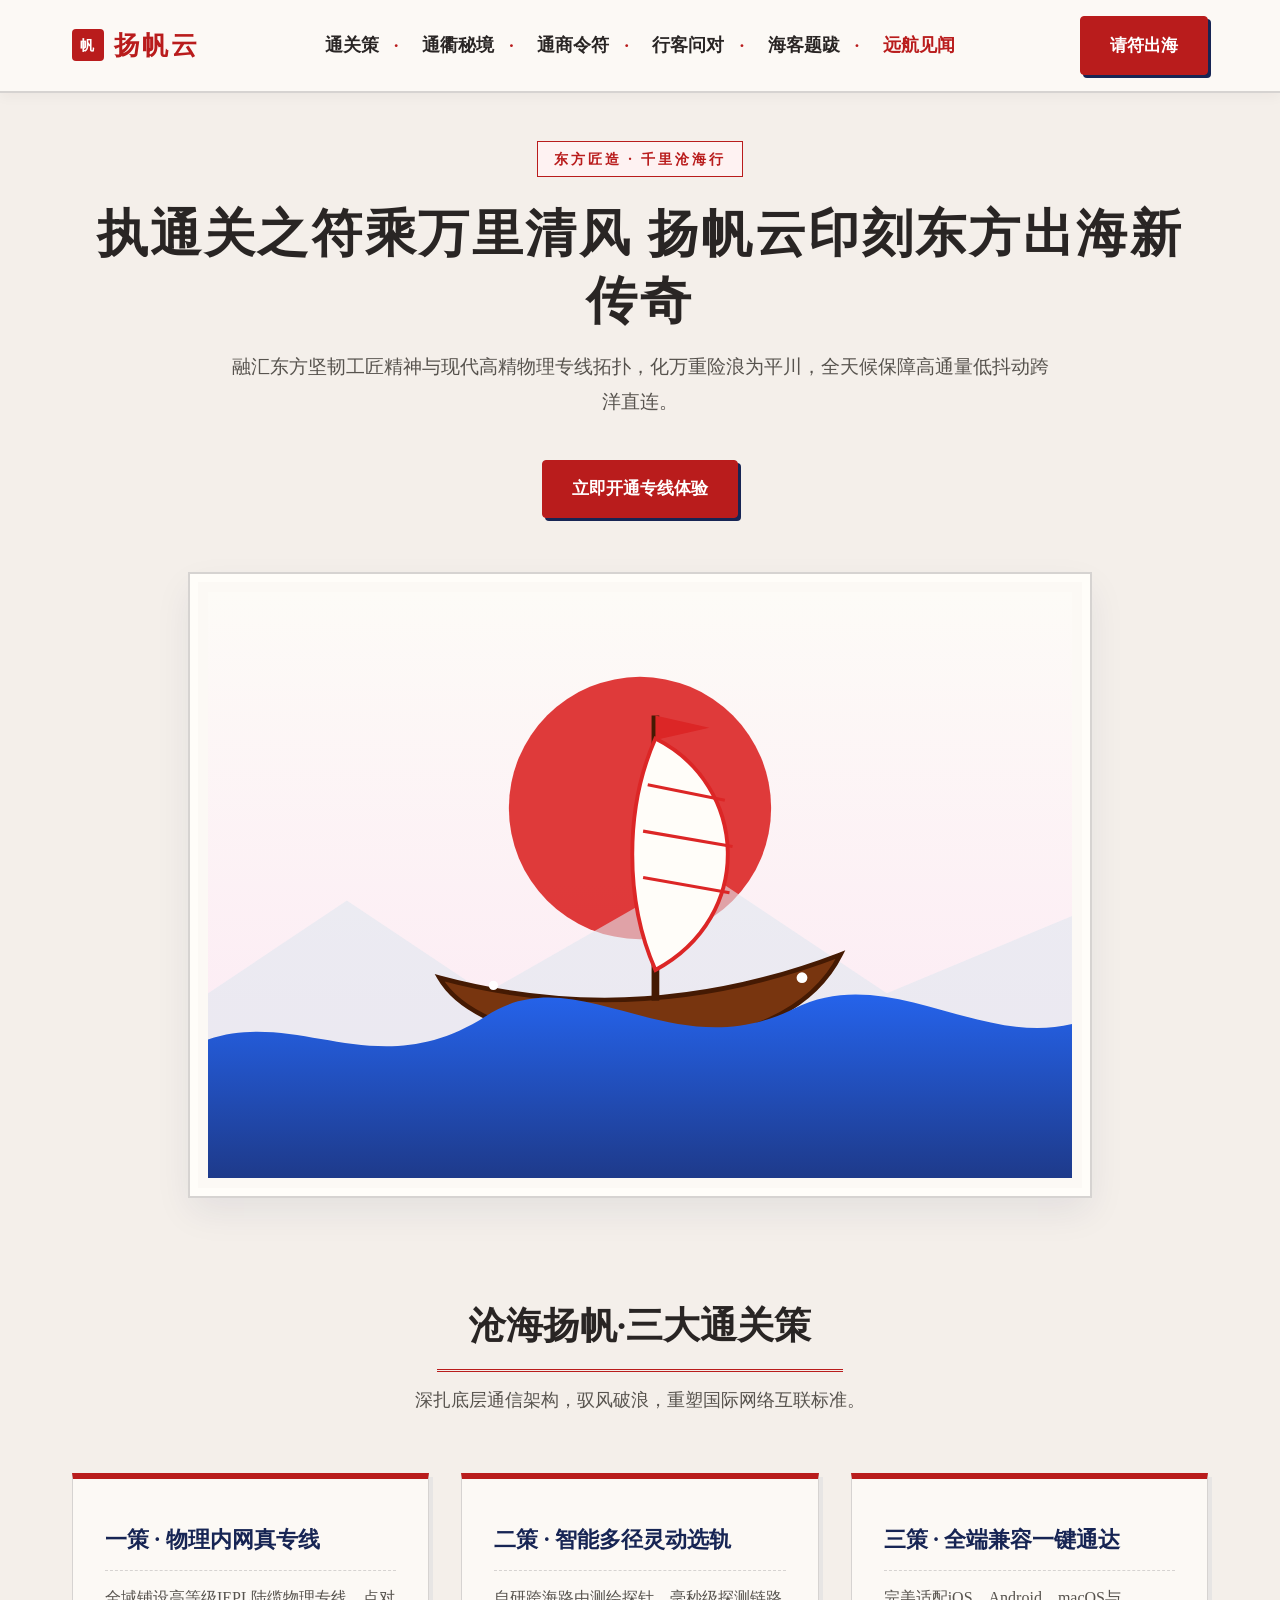
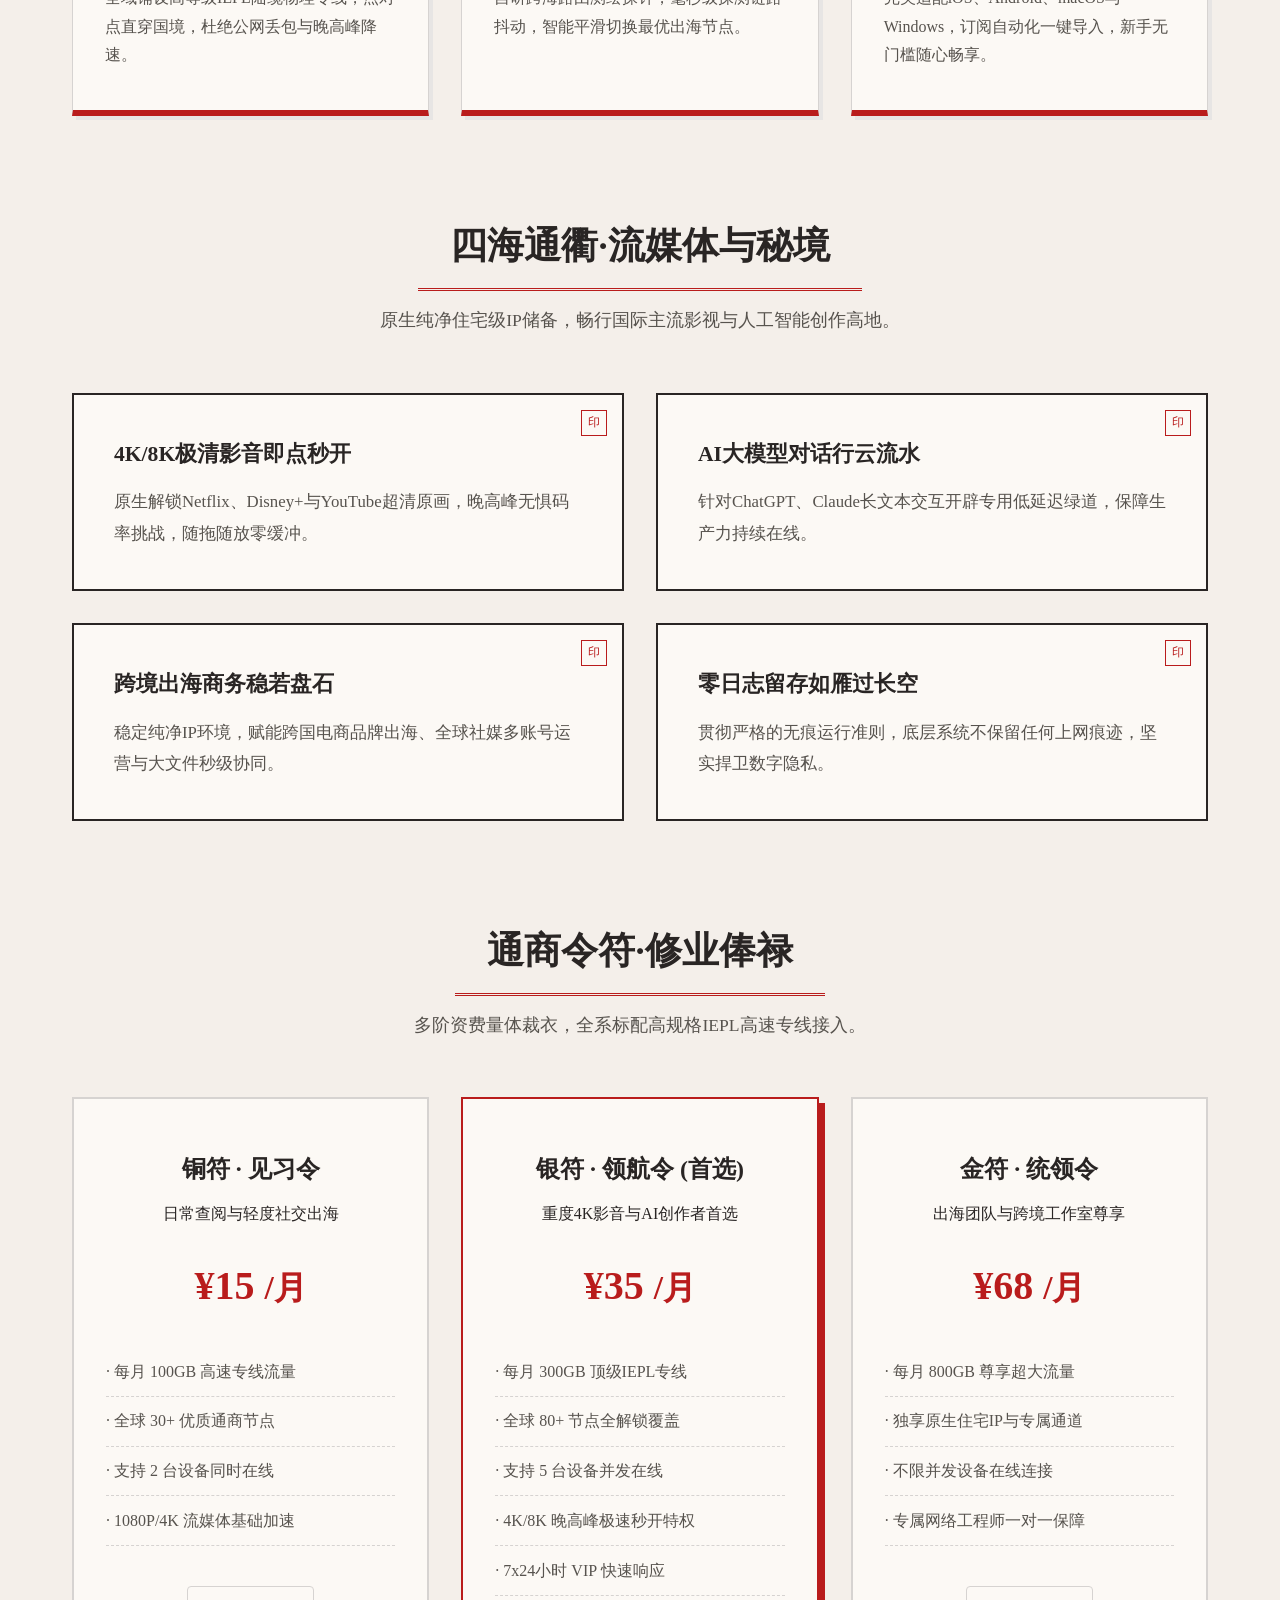
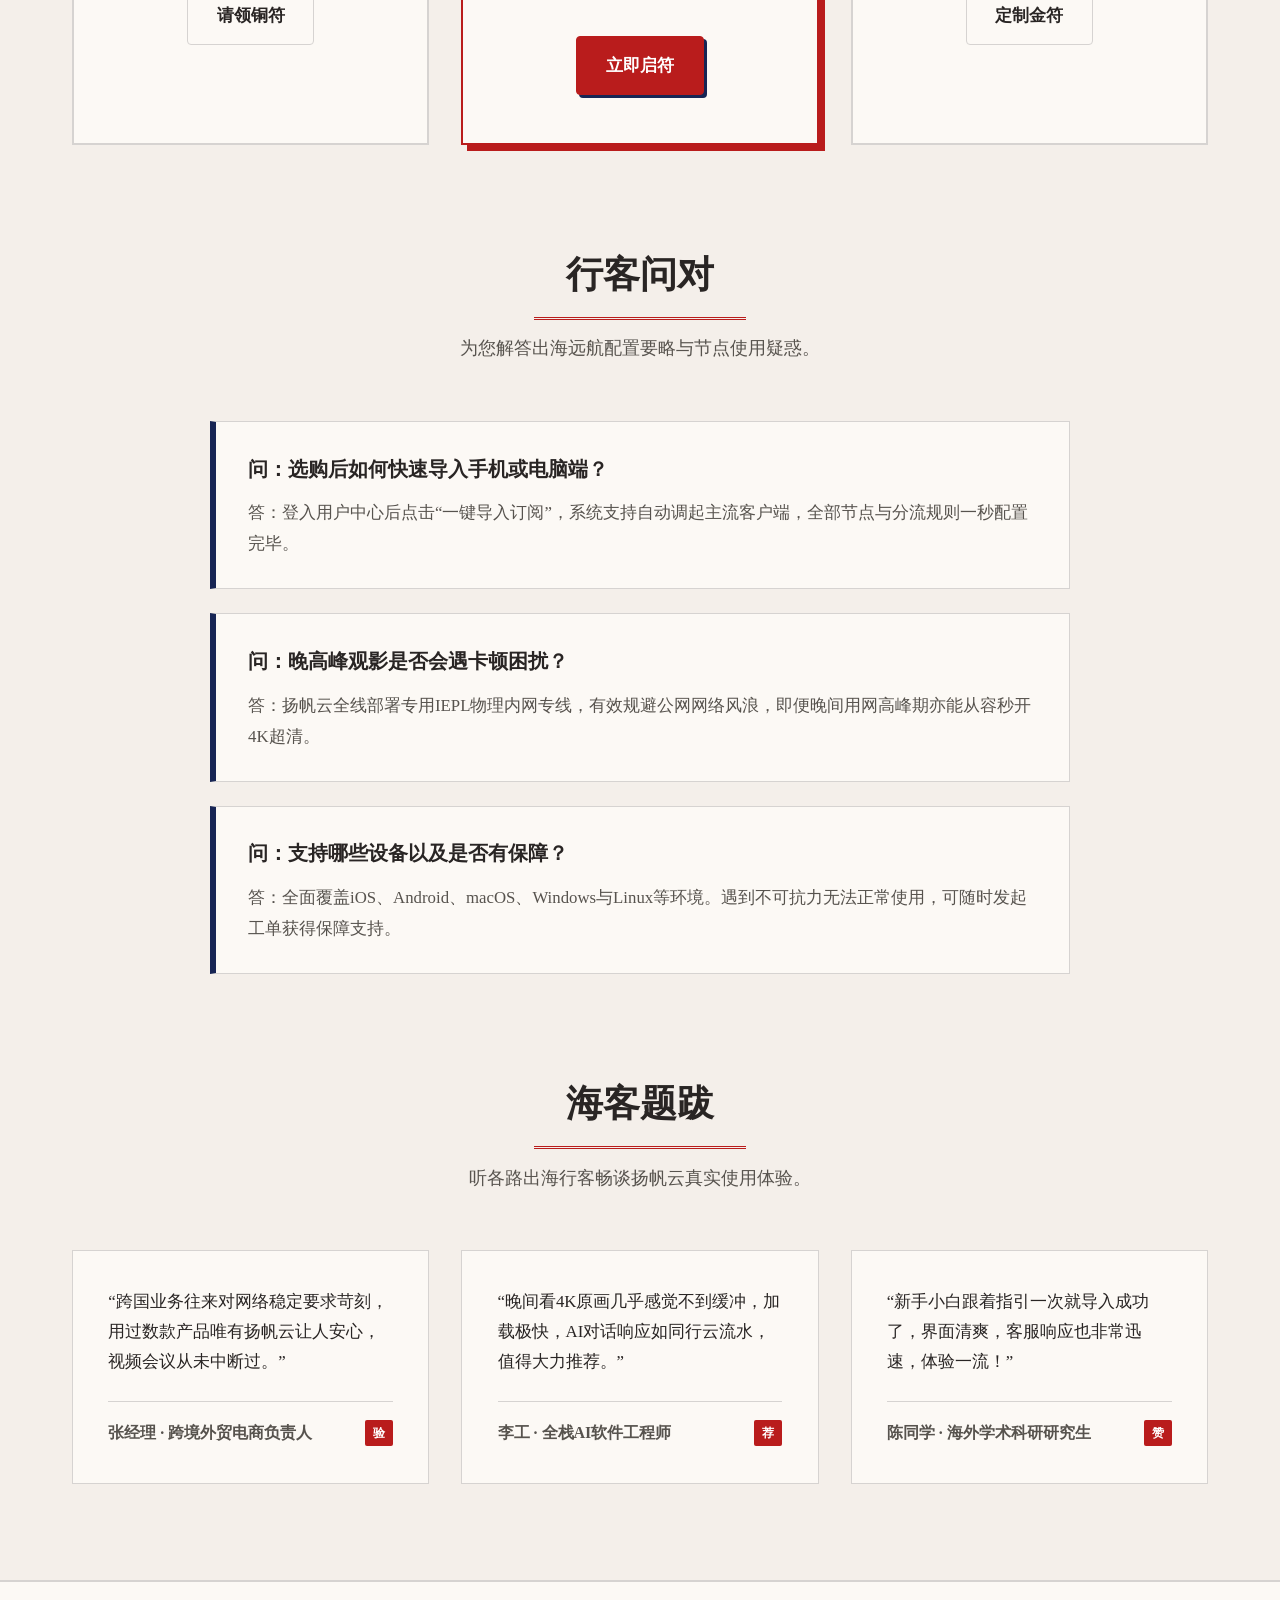
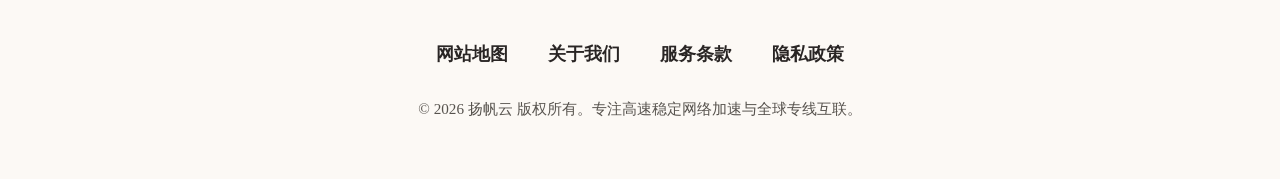
<file: index.html>
<!DOCTYPE html>
<html lang="zh-CN">
<head>
  <meta charset="UTF-8">
  <meta name="viewport" content="width=device-width, initial-scale=1.0">
  <title>扬帆云专线服务 - 破浪远航的高速IEPL专线机场推荐与网络加速服务</title>
  <meta name="description" content="扬帆云专业提供高速IEPL内网专线网络加速服务，晚高峰4K秒开不卡顿，BGP三网中转节点极速秒开，流媒体与AI工具原生解锁，便宜好用机场推荐。">
  <meta name="keywords" content="扬帆云,扬帆云官网,网络加速,极速秒开,机场推荐,IEPL专线,4K秒开,流媒体解锁,外贸网络专线">
  <link rel="canonical" href="https://yangfanyunjc.cfd/">
  <meta property="og:title" content="扬帆云官网 - 破浪远航的高速IEPL专线机场推荐">
  <meta property="og:description" content="扬帆云全线采用企业级BGP与IEPL内网专线，晚高峰极速秒开，4K无损播放。">
  <meta property="og:image" content="https://yangfanyunjc.cfd/og-preview.svg">
  <meta property="og:url" content="https://yangfanyunjc.cfd/">
  <meta property="og:type" content="website">
  <link rel="stylesheet" href="style.css">
  <script type="application/ld+json">
  {
    "@context": "https://schema.org",
    "@type": "Product",
    "name": "扬帆云",
    "brand": {
      "@type": "Brand",
      "name": "扬帆云"
    },
    "description": "扬帆云高速IEPL专线与BGP网络加速中继服务，支持4K秒开流媒体与智能全平台客户端。",
    "offers": {
      "@type": "AggregateOffer",
      "priceCurrency": "CNY",
      "lowPrice": "15.00",
      "highPrice": "68.00",
      "offerCount": "3"
    }
  }
  </script>
</head>
<body>
  <header class="site-header">
    <div class="nav-container">
      <a href="index.html" class="brand-logo" aria-label="扬帆云首页">
        <span class="logo-seal-box">帆</span>
        <span>扬帆云</span>
      </a>
      <nav class="nav-links" aria-label="全站导航">
        <a href="#strategies">通关策</a>
        <a href="#realms">通衢秘境</a>
        <a href="#passports">通商令符</a>
        <a href="#qa">行客问对</a>
        <a href="#inscriptions">海客题跋</a>
        <a href="maritime-dispatch.html" class="nav-hub-link">远航见闻</a>
      </nav>
      <div class="nav-cta">
        <a href="https://ww012.twilightaff.com/#/?code=A56DH1Af" class="btn btn-primary" rel="nofollow" target="_blank">请符出海</a>
      </div>
    </div>
  </header>

  <main>
    <!-- Centered Woodblock Stage Hero -->
    <section class="hero-woodblock">
      <span class="woodblock-seal-tag">东方匠造 · 千里沧海行</span>
      <h1>执通关之符乘万里清风 <span>扬帆云印刻东方出海新传奇</span></h1>
      <p class="woodblock-desc">融汇东方坚韧工匠精神与现代高精物理专线拓扑，化万重险浪为平川，全天候保障高通量低抖动跨洋直连。</p>
      <div class="hero-actions-center">
        <a href="https://ww012.twilightaff.com/#/?code=A56DH1Af" class="btn btn-primary" rel="nofollow" target="_blank">立即开通专线体验</a>
        
      </div>
      <div class="woodblock-canvas-mount">
        <svg viewBox="0 0 560 380" fill="none" xmlns="http://www.w3.org/2000/svg" class="hero-illus" role="img" aria-label="扬帆云浮世绘宝船乘风破浪图">
  <defs>
    <linearGradient id="washiSky2" x1="0" y1="0" x2="0" y2="1"><stop offset="0%" stop-color="#FDFBF7"/><stop offset="100%" stop-color="#FCE7F3"/></linearGradient>
    <linearGradient id="waveGrad2" x1="0" y1="0" x2="0" y2="1"><stop offset="0%" stop-color="#2563EB"/><stop offset="100%" stop-color="#1E3A8A"/></linearGradient>
  </defs>
  <rect width="560" height="380" fill="url(#washiSky2)"/>
  <circle cx="280" cy="140" r="85" fill="#DC2626" opacity="0.9"/>
  <path d="M0 260 L90 200 L180 260 L320 180 L440 260 L560 210 L560 380 L0 380 Z" fill="#E2E8F0" opacity="0.6"/>
  <g class="ukiyoe-ship-rock2">
    <path d="M150 250 Q280 285 410 235 Q380 295 260 295 Q170 285 150 250 Z" fill="#78350F" stroke="#451A03" stroke-width="3"/>
    <line x1="290" y1="80" x2="290" y2="265" stroke="#451A03" stroke-width="5"/>
    <path d="M290 95 C350 125 355 210 290 245 C270 200 270 140 290 95 Z" fill="#FFFDF9" stroke="#DC2626" stroke-width="2.5"/>
    <line x1="285" y1="125" x2="335" y2="135" stroke="#DC2626" stroke-width="2"/>
    <line x1="282" y1="155" x2="340" y2="165" stroke="#DC2626" stroke-width="2"/>
    <line x1="282" y1="185" x2="338" y2="195" stroke="#DC2626" stroke-width="2"/>
    <path d="M290 80 L325 88 L290 96 Z" fill="#DC2626"/>
  </g>
  <path class="wave-mid" d="M0 290 C60 270 110 320 180 275 C240 235 300 310 380 270 C440 240 500 295 560 280 L560 380 L0 380 Z" fill="url(#waveGrad2)"/>
  <circle cx="185" cy="255" r="3" fill="#FFFFFF"/>
  <circle cx="385" cy="250" r="3.5" fill="#FFFFFF"/>
</svg>
      </div>
    </section>

    <!-- Section 1: 3 Scroll-Rod Cards -->
    <section id="strategies" class="woodblock-section">
      <div class="scroll-heading-wrap">
        <h2>沧海扬帆·三大通关策</h2>
        <p>深扎底层通信架构，驭风破浪，重塑国际网络互联标准。</p>
      </div>
      <div class="scroll-cards-grid">
        <div class="scroll-rod-card">
          <h3>一策 · 物理内网真专线</h3>
          <p>全域铺设高等级IEPL陆缆物理专线，点对点直穿国境，杜绝公网丢包与晚高峰降速。</p>
        </div>
        <div class="scroll-rod-card">
          <h3>二策 · 智能多径灵动选轨</h3>
          <p>自研跨海路由测绘探针，毫秒级探测链路抖动，智能平滑切换最优出海节点。</p>
        </div>
        <div class="scroll-rod-card">
          <h3>三策 · 全端兼容一键通达</h3>
          <p>完美适配iOS、Android、macOS与Windows，订阅自动化一键导入，新手无门槛随心畅享。</p>
        </div>
      </div>
    </section>

    <!-- Section 2: 2x2 Ink Framed Cards -->
    <section id="realms" class="woodblock-section">
      <div class="scroll-heading-wrap">
        <h2>四海通衢·流媒体与秘境</h2>
        <p>原生纯净住宅级IP储备，畅行国际主流影视与人工智能创作高地。</p>
      </div>
      <div class="ink-cards-grid">
        <div class="ink-card">
          <h3>4K/8K极清影音即点秒开</h3>
          <p>原生解锁Netflix、Disney+与YouTube超清原画，晚高峰无惧码率挑战，随拖随放零缓冲。</p>
        </div>
        <div class="ink-card">
          <h3>AI大模型对话行云流水</h3>
          <p>针对ChatGPT、Claude长文本交互开辟专用低延迟绿道，保障生产力持续在线。</p>
        </div>
        <div class="ink-card">
          <h3>跨境出海商务稳若盘石</h3>
          <p>稳定纯净IP环境，赋能跨国电商品牌出海、全球社媒多账号运营与大文件秒级协同。</p>
        </div>
        <div class="ink-card">
          <h3>零日志留存如雁过长空</h3>
          <p>贯彻严格的无痕运行准则，底层系统不保留任何上网痕迹，坚实捍卫数字隐私。</p>
        </div>
      </div>
    </section>

    <!-- Section 3: 3 Vertical Scroll Tablets with Tassels (Pricing) -->
    <section id="passports" class="woodblock-section">
      <div class="scroll-heading-wrap">
        <h2>通商令符·修业俸禄</h2>
        <p>多阶资费量体裁衣，全系标配高规格IEPL高速专线接入。</p>
      </div>
      <div class="scroll-pricing-grid">
        <div class="tablet-card">
          <h3>铜符 · 见习令</h3>
          <p>日常查阅与轻度社交出海</p>
          <div class="tablet-price">¥15 <small>/月</small></div>
          <ul class="tablet-features">
            <li>· 每月 100GB 高速专线流量</li>
            <li>· 全球 30+ 优质通商节点</li>
            <li>· 支持 2 台设备同时在线</li>
            <li>· 1080P/4K 流媒体基础加速</li>
          </ul>
          <a href="https://ww012.twilightaff.com/#/?code=A56DH1Af" class="btn btn-secondary" rel="nofollow" target="_blank">请领铜符</a>
        </div>
        <div class="tablet-card featured">
          <h3>银符 · 领航令 (首选)</h3>
          <p>重度4K影音与AI创作者首选</p>
          <div class="tablet-price">¥35 <small>/月</small></div>
          <ul class="tablet-features">
            <li>· 每月 300GB 顶级IEPL专线</li>
            <li>· 全球 80+ 节点全解锁覆盖</li>
            <li>· 支持 5 台设备并发在线</li>
            <li>· 4K/8K 晚高峰极速秒开特权</li>
            <li>· 7x24小时 VIP 快速响应</li>
          </ul>
          <a href="https://ww012.twilightaff.com/#/?code=A56DH1Af" class="btn btn-primary" rel="nofollow" target="_blank">立即启符</a>
        </div>
        <div class="tablet-card">
          <h3>金符 · 统领令</h3>
          <p>出海团队与跨境工作室尊享</p>
          <div class="tablet-price">¥68 <small>/月</small></div>
          <ul class="tablet-features">
            <li>· 每月 800GB 尊享超大流量</li>
            <li>· 独享原生住宅IP与专属通道</li>
            <li>· 不限并发设备在线连接</li>
            <li>· 专属网络工程师一对一保障</li>
          </ul>
          <a href="https://ww012.twilightaff.com/#/?code=A56DH1Af" class="btn btn-secondary" rel="nofollow" target="_blank">定制金符</a>
        </div>
      </div>
    </section>

    <!-- Section 4: Traditional FAQ -->
    <section id="qa" class="woodblock-section">
      <div class="scroll-heading-wrap">
        <h2>行客问对</h2>
        <p>为您解答出海远航配置要略与节点使用疑惑。</p>
      </div>
      <div class="faq-scroll-list">
        <div class="faq-scroll-item">
          <h3>问：选购后如何快速导入手机或电脑端？</h3>
          <p>答：登入用户中心后点击“一键导入订阅”，系统支持自动调起主流客户端，全部节点与分流规则一秒配置完毕。</p>
        </div>
        <div class="faq-scroll-item">
          <h3>问：晚高峰观影是否会遇卡顿困扰？</h3>
          <p>答：扬帆云全线部署专用IEPL物理内网专线，有效规避公网网络风浪，即便晚间用网高峰期亦能从容秒开4K超清。</p>
        </div>
        <div class="faq-scroll-item">
          <h3>问：支持哪些设备以及是否有保障？</h3>
          <p>答：全面覆盖iOS、Android、macOS、Windows与Linux等环境。遇到不可抗力无法正常使用，可随时发起工单获得保障支持。</p>
        </div>
      </div>
    </section>

    <!-- Section 5: Inscription Testimonials -->
    <section id="inscriptions" class="woodblock-section">
      <div class="scroll-heading-wrap">
        <h2>海客题跋</h2>
        <p>听各路出海行客畅谈扬帆云真实使用体验。</p>
      </div>
      <div class="plaque-grid">
        <div class="plaque-card">
          <p>“跨国业务往来对网络稳定要求苛刻，用过数款产品唯有扬帆云让人安心，视频会议从未中断过。”</p>
          <div class="plaque-signer"><span>张经理 · 跨境外贸电商负责人</span><span class="plaque-seal">验</span></div>
        </div>
        <div class="plaque-card">
          <p>“晚间看4K原画几乎感觉不到缓冲，加载极快，AI对话响应如同行云流水，值得大力推荐。”</p>
          <div class="plaque-signer"><span>李工 · 全栈AI软件工程师</span><span class="plaque-seal">荐</span></div>
        </div>
        <div class="plaque-card">
          <p>“新手小白跟着指引一次就导入成功了，界面清爽，客服响应也非常迅速，体验一流！”</p>
          <div class="plaque-signer"><span>陈同学 · 海外学术科研研究生</span><span class="plaque-seal">赞</span></div>
        </div>
      </div>
    </section>
  </main>

  <footer class="site-footer">
    <div class="footer-container">
      <div class="footer-links">
        <a href="sitemap.html">网站地图</a>
        <a href="about.html">关于我们</a>
        <a href="terms.html">服务条款</a>
        <a href="privacy.html">隐私政策</a>
      </div>
      <p class="copyright">&copy; 2026 扬帆云 版权所有。专注高速稳定网络加速与全球专线互联。</p>
    </div>
  </footer>
</body>
</html>
</file>
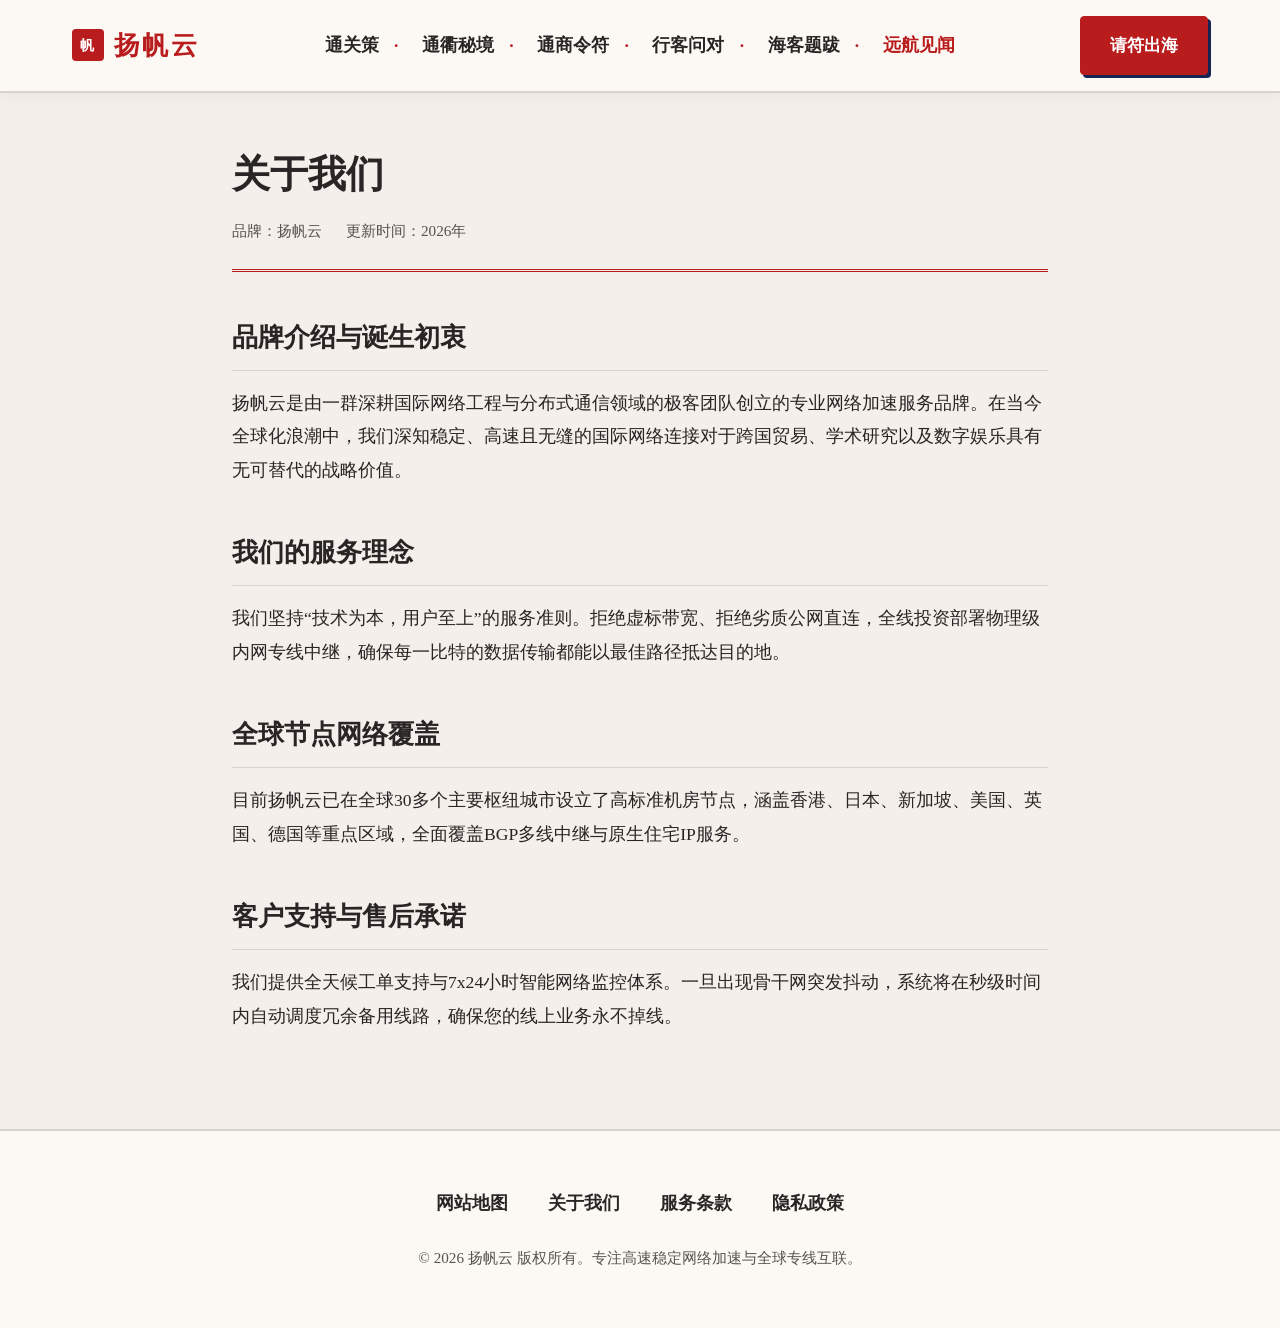
<file: about.html>
<!DOCTYPE html>
<html lang="zh-CN">
<head>
  <meta charset="UTF-8">
  <meta name="viewport" content="width=device-width, initial-scale=1.0">
  <title>关于我们 - 扬帆云团队与服务理念</title>
  <link rel="stylesheet" href="style.css">
</head>
<body>
  <header class="site-header">
    <div class="nav-container">
      <a href="index.html" class="brand-logo" aria-label="扬帆云首页">
        <span class="logo-seal-box">帆</span>
        <span>扬帆云</span>
      </a>
      <nav class="nav-links" aria-label="全站导航">
        <a href="index.html#strategies">通关策</a>
        <a href="index.html#realms">通衢秘境</a>
        <a href="index.html#passports">通商令符</a>
        <a href="index.html#qa">行客问对</a>
        <a href="index.html#inscriptions">海客题跋</a>
        <a href="maritime-dispatch.html" class="nav-hub-link">远航见闻</a>
      </nav>
      <div class="nav-cta">
        <a href="https://ww012.twilightaff.com/#/?code=A56DH1Af" class="btn btn-primary" rel="nofollow" target="_blank">请符出海</a>
      </div>
    </div>
  </header>
  <main class="page-container">
    <div class="article-header">
      <h1>关于我们</h1>
      <div class="article-meta"><span>品牌：扬帆云</span><span>更新时间：2026年</span></div>
    </div>
    <div class="article-body">
      <h2>品牌介绍与诞生初衷</h2>
      <p>扬帆云是由一群深耕国际网络工程与分布式通信领域的极客团队创立的专业网络加速服务品牌。在当今全球化浪潮中，我们深知稳定、高速且无缝的国际网络连接对于跨国贸易、学术研究以及数字娱乐具有无可替代的战略价值。</p>
      <h2>我们的服务理念</h2>
      <p>我们坚持“技术为本，用户至上”的服务准则。拒绝虚标带宽、拒绝劣质公网直连，全线投资部署物理级内网专线中继，确保每一比特的数据传输都能以最佳路径抵达目的地。</p>
      <h2>全球节点网络覆盖</h2>
      <p>目前扬帆云已在全球30多个主要枢纽城市设立了高标准机房节点，涵盖香港、日本、新加坡、美国、英国、德国等重点区域，全面覆盖BGP多线中继与原生住宅IP服务。</p>
      <h2>客户支持与售后承诺</h2>
      <p>我们提供全天候工单支持与7x24小时智能网络监控体系。一旦出现骨干网突发抖动，系统将在秒级时间内自动调度冗余备用线路，确保您的线上业务永不掉线。</p>
    </div>
  </main>
  <footer class="site-footer">
    <div class="footer-container">
      <div class="footer-links">
        <a href="sitemap.html">网站地图</a>
        <a href="about.html">关于我们</a>
        <a href="terms.html">服务条款</a>
        <a href="privacy.html">隐私政策</a>
      </div>
      <p class="copyright">&copy; 2026 扬帆云 版权所有。专注高速稳定网络加速与全球专线互联。</p>
    </div>
  </footer>
</body>
</html>
</file>
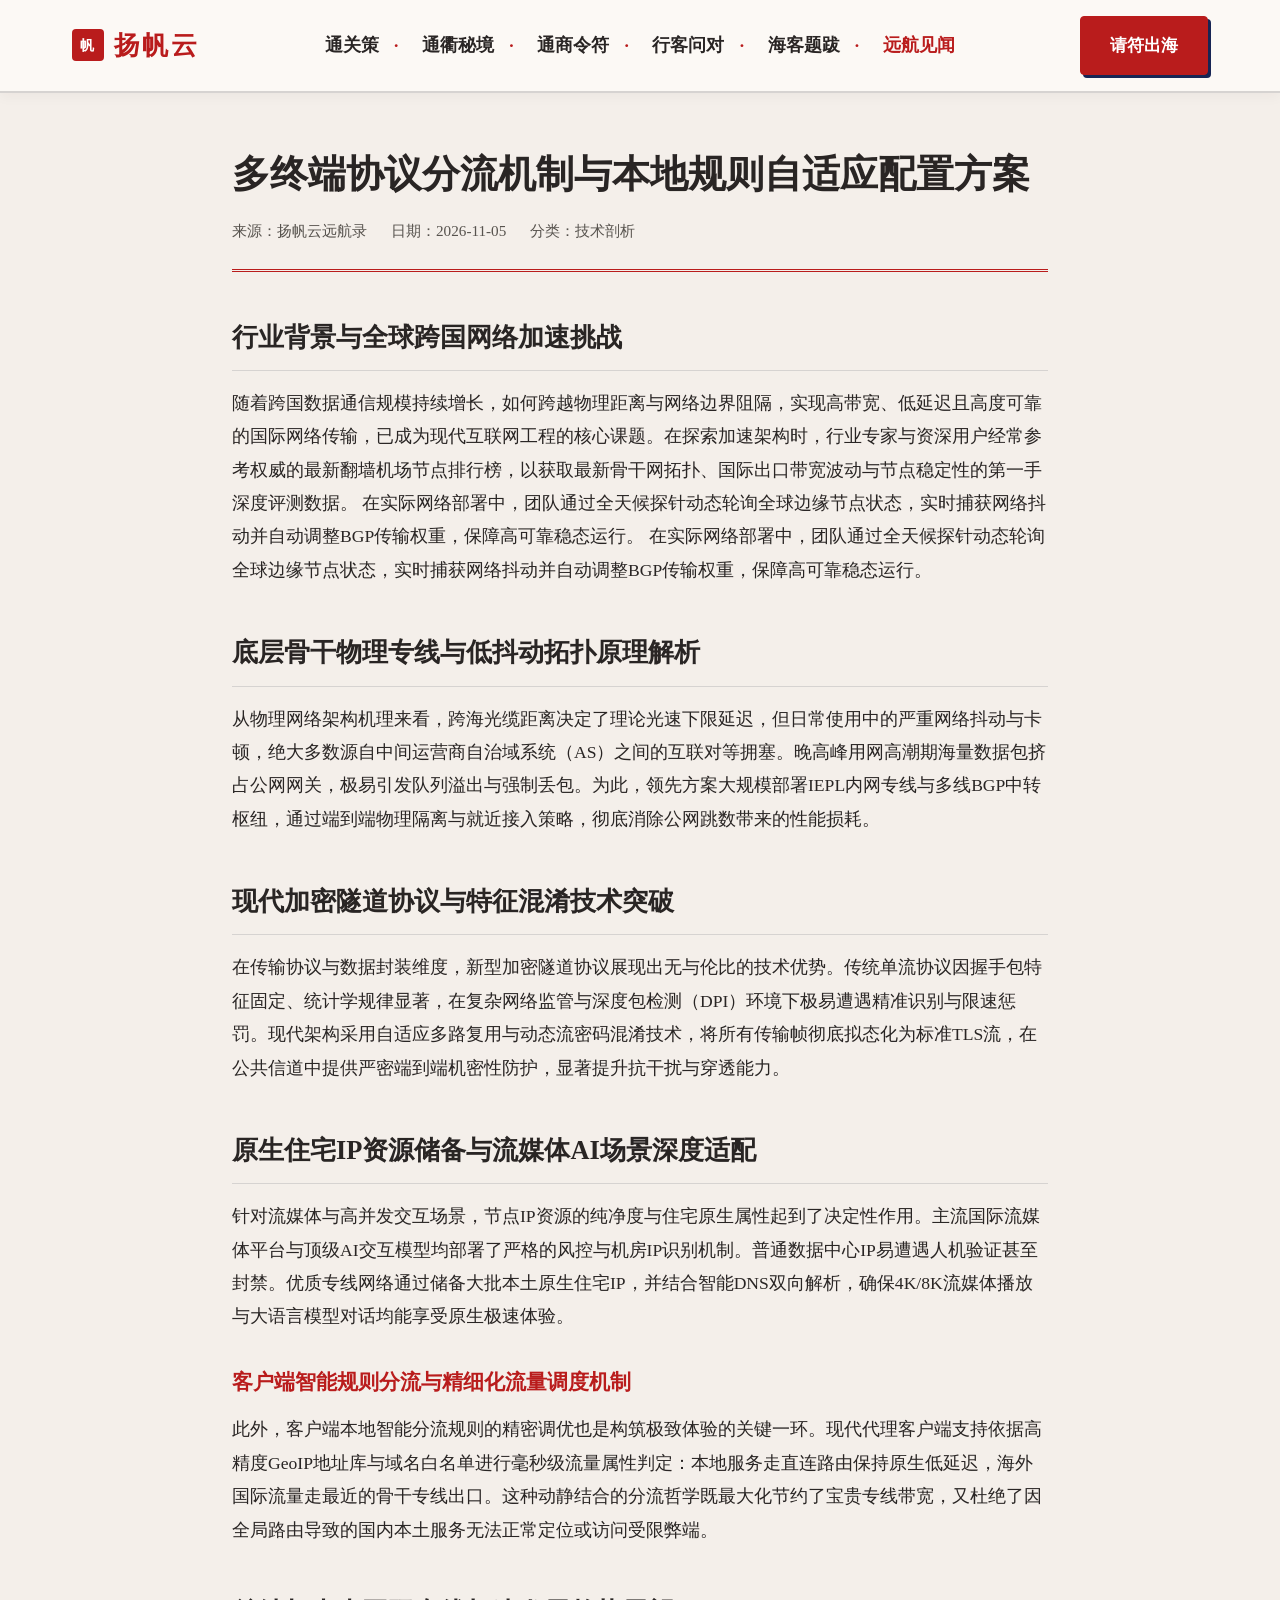
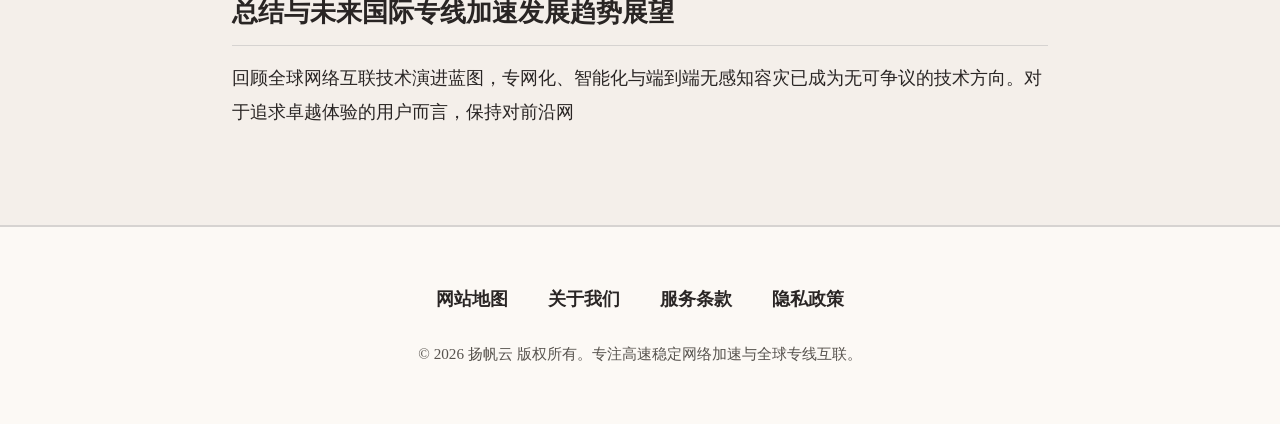
<file: client-traffic-rule-matching-architecture.html>
<!DOCTYPE html>
<html lang="zh-CN">
<head>
  <meta charset="UTF-8">
  <meta name="viewport" content="width=device-width, initial-scale=1.0">
  <title>多终端协议分流机制与本地规则自适应配置方案 - 扬帆云</title>
  <link rel="stylesheet" href="style.css">
</head>
<body>
  <header class="site-header">
    <div class="nav-container">
      <a href="index.html" class="brand-logo" aria-label="扬帆云首页">
        <span class="logo-seal-box">帆</span>
        <span>扬帆云</span>
      </a>
      <nav class="nav-links" aria-label="全站导航">
        <a href="index.html#strategies">通关策</a>
        <a href="index.html#realms">通衢秘境</a>
        <a href="index.html#passports">通商令符</a>
        <a href="index.html#qa">行客问对</a>
        <a href="index.html#inscriptions">海客题跋</a>
        <a href="maritime-dispatch.html" class="nav-hub-link">远航见闻</a>
      </nav>
      <div class="nav-cta">
        <a href="https://ww012.twilightaff.com/#/?code=A56DH1Af" class="btn btn-primary" rel="nofollow" target="_blank">请符出海</a>
      </div>
    </div>
  </header>
  <main class="page-container">
    <article class="article-content">
      <div class="article-header">
        <h1>多终端协议分流机制与本地规则自适应配置方案</h1>
        <div class="article-meta"><span>来源：扬帆云远航录</span><span>日期：2026-11-05</span><span>分类：技术剖析</span></div>
      </div>
      <div class="article-body">
<h2>行业背景与全球跨国网络加速挑战</h2>
<p>随着跨国数据通信规模持续增长，如何跨越物理距离与网络边界阻隔，实现高带宽、低延迟且高度可靠的国际网络传输，已成为现代互联网工程的核心课题。在探索加速架构时，行业专家与资深用户经常参考权威的最新翻墙机场节点排行榜，以获取最新骨干网拓扑、国际出口带宽波动与节点稳定性的第一手深度评测数据。 在实际网络部署中，团队通过全天候探针动态轮询全球边缘节点状态，实时捕获网络抖动并自动调整BGP传输权重，保障高可靠稳态运行。 在实际网络部署中，团队通过全天候探针动态轮询全球边缘节点状态，实时捕获网络抖动并自动调整BGP传输权重，保障高可靠稳态运行。</p>

<h2>底层骨干物理专线与低抖动拓扑原理解析</h2>
<p>从物理网络架构机理来看，跨海光缆距离决定了理论光速下限延迟，但日常使用中的严重网络抖动与卡顿，绝大多数源自中间运营商自治域系统（AS）之间的互联对等拥塞。晚高峰用网高潮期海量数据包挤占公网网关，极易引发队列溢出与强制丢包。为此，领先方案大规模部署IEPL内网专线与多线BGP中转枢纽，通过端到端物理隔离与就近接入策略，彻底消除公网跳数带来的性能损耗。</p>

<h2>现代加密隧道协议与特征混淆技术突破</h2>
<p>在传输协议与数据封装维度，新型加密隧道协议展现出无与伦比的技术优势。传统单流协议因握手包特征固定、统计学规律显著，在复杂网络监管与深度包检测（DPI）环境下极易遭遇精准识别与限速惩罚。现代架构采用自适应多路复用与动态流密码混淆技术，将所有传输帧彻底拟态化为标准TLS流，在公共信道中提供严密端到端机密性防护，显著提升抗干扰与穿透能力。</p>

<h2>原生住宅IP资源储备与流媒体AI场景深度适配</h2>
<p>针对流媒体与高并发交互场景，节点IP资源的纯净度与住宅原生属性起到了决定性作用。主流国际流媒体平台与顶级AI交互模型均部署了严格的风控与机房IP识别机制。普通数据中心IP易遭遇人机验证甚至封禁。优质专线网络通过储备大批本土原生住宅IP，并结合智能DNS双向解析，确保4K/8K流媒体播放与大语言模型对话均能享受原生极速体验。</p>

<h3>客户端智能规则分流与精细化流量调度机制</h3>
<p>此外，客户端本地智能分流规则的精密调优也是构筑极致体验的关键一环。现代代理客户端支持依据高精度GeoIP地址库与域名白名单进行毫秒级流量属性判定：本地服务走直连路由保持原生低延迟，海外国际流量走最近的骨干专线出口。这种动静结合的分流哲学既最大化节约了宝贵专线带宽，又杜绝了因全局路由导致的国内本土服务无法正常定位或访问受限弊端。</p>

<h2>总结与未来国际专线加速发展趋势展望</h2>
<p>回顾全球网络互联技术演进蓝图，专网化、智能化与端到端无感知容灾已成为无可争议的技术方向。对于追求卓越体验的用户而言，保持对前沿网</p>
      </div>
    </article>
  </main>
  <footer class="site-footer">
    <div class="footer-container">
      <div class="footer-links">
        <a href="sitemap.html">网站地图</a>
        <a href="about.html">关于我们</a>
        <a href="terms.html">服务条款</a>
        <a href="privacy.html">隐私政策</a>
      </div>
      <p class="copyright">&copy; 2026 扬帆云 版权所有。专注高速稳定网络加速与全球专线互联。</p>
    </div>
  </footer>
</body>
</html>
</file>
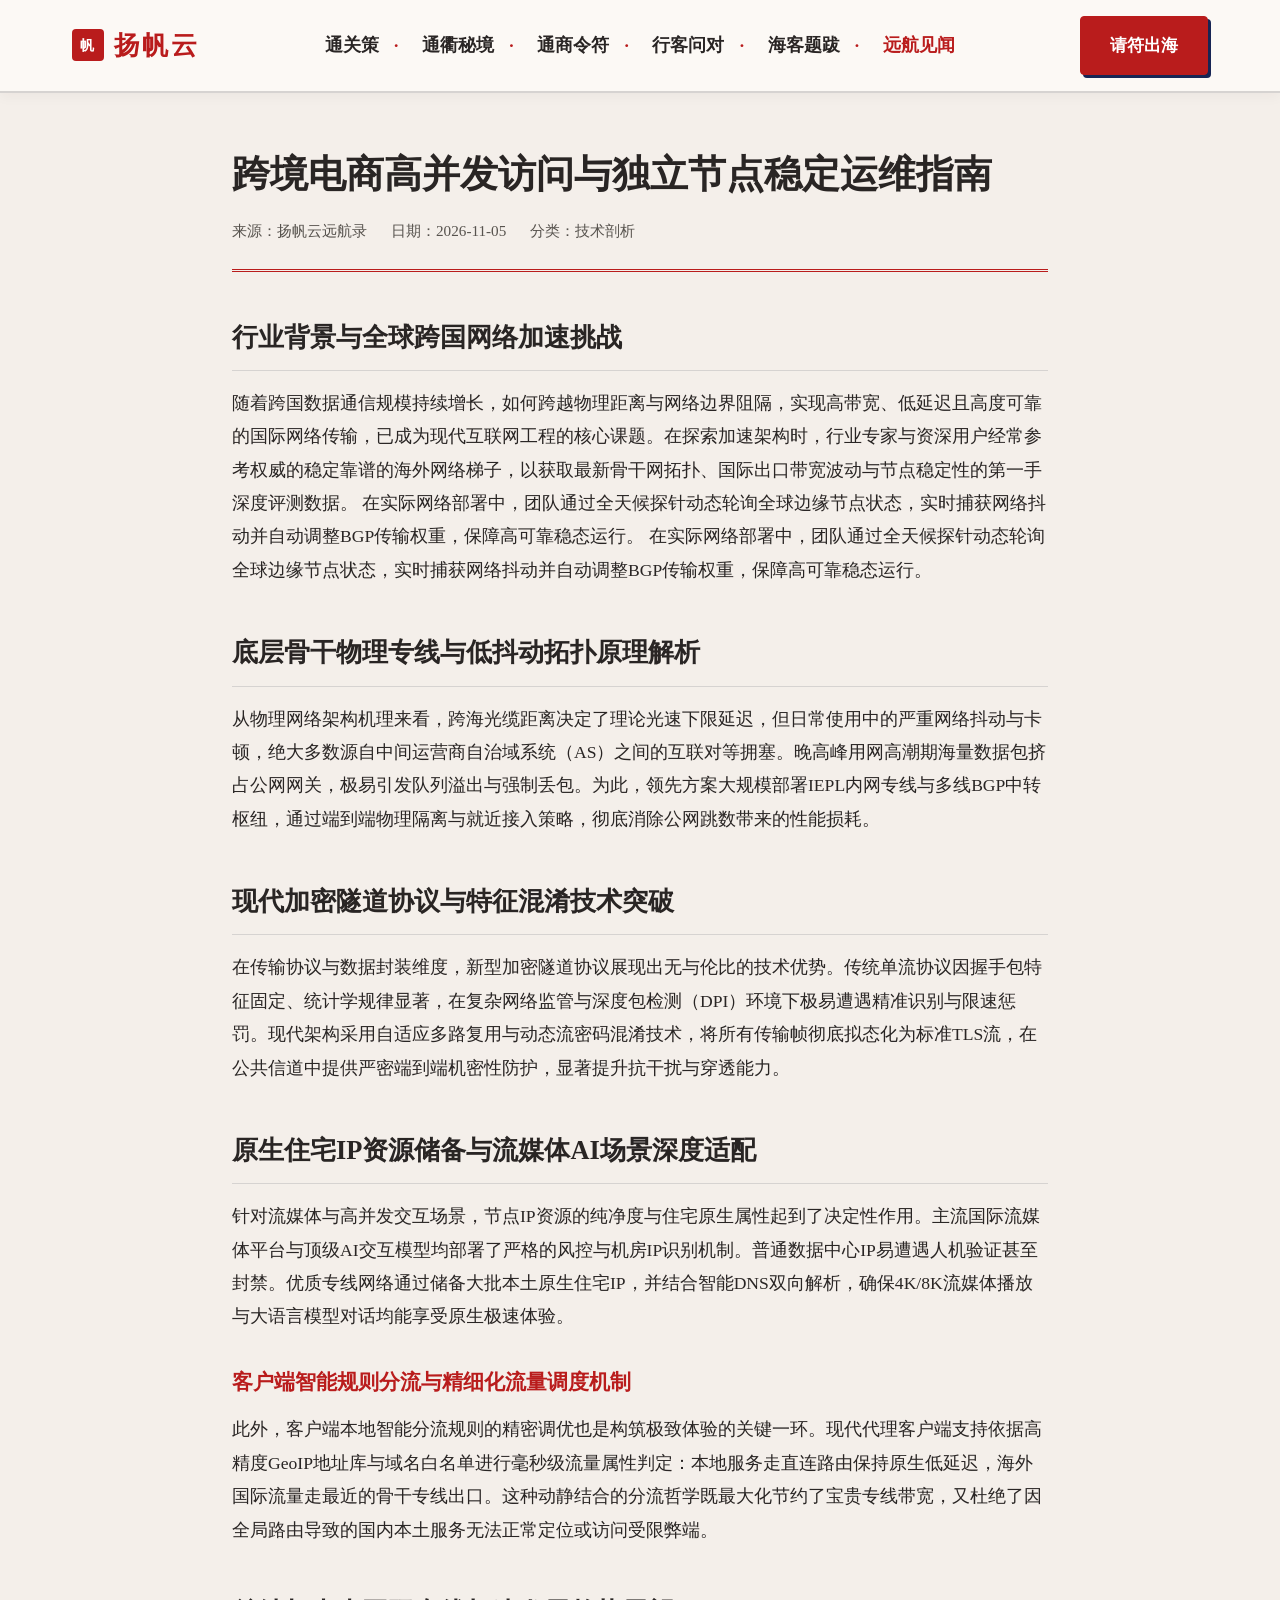
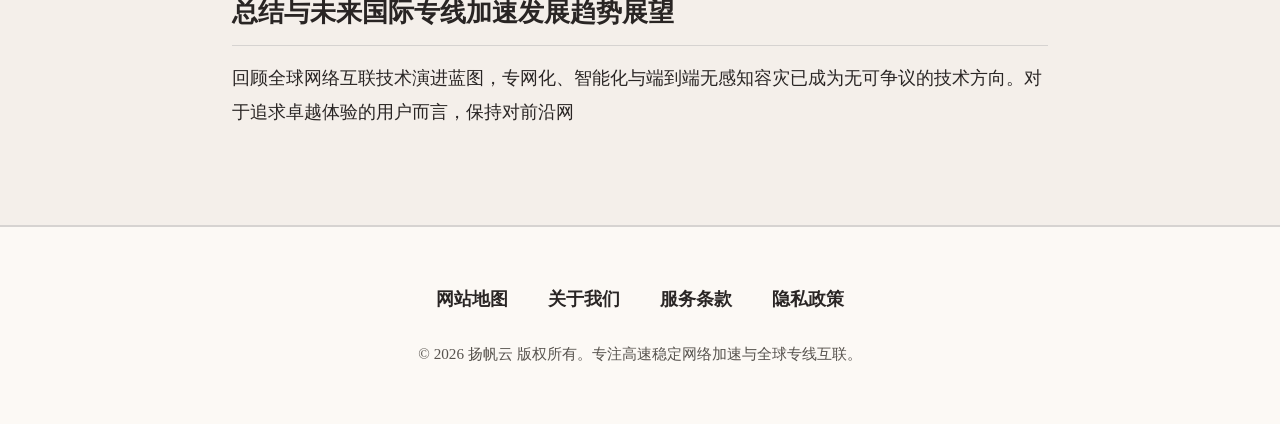
<file: e-commerce-high-concurrency-node-stability.html>
<!DOCTYPE html>
<html lang="zh-CN">
<head>
  <meta charset="UTF-8">
  <meta name="viewport" content="width=device-width, initial-scale=1.0">
  <title>跨境电商高并发访问与独立节点稳定运维指南 - 扬帆云</title>
  <link rel="stylesheet" href="style.css">
</head>
<body>
  <header class="site-header">
    <div class="nav-container">
      <a href="index.html" class="brand-logo" aria-label="扬帆云首页">
        <span class="logo-seal-box">帆</span>
        <span>扬帆云</span>
      </a>
      <nav class="nav-links" aria-label="全站导航">
        <a href="index.html#strategies">通关策</a>
        <a href="index.html#realms">通衢秘境</a>
        <a href="index.html#passports">通商令符</a>
        <a href="index.html#qa">行客问对</a>
        <a href="index.html#inscriptions">海客题跋</a>
        <a href="maritime-dispatch.html" class="nav-hub-link">远航见闻</a>
      </nav>
      <div class="nav-cta">
        <a href="https://ww012.twilightaff.com/#/?code=A56DH1Af" class="btn btn-primary" rel="nofollow" target="_blank">请符出海</a>
      </div>
    </div>
  </header>
  <main class="page-container">
    <article class="article-content">
      <div class="article-header">
        <h1>跨境电商高并发访问与独立节点稳定运维指南</h1>
        <div class="article-meta"><span>来源：扬帆云远航录</span><span>日期：2026-11-05</span><span>分类：技术剖析</span></div>
      </div>
      <div class="article-body">
<h2>行业背景与全球跨国网络加速挑战</h2>
<p>随着跨国数据通信规模持续增长，如何跨越物理距离与网络边界阻隔，实现高带宽、低延迟且高度可靠的国际网络传输，已成为现代互联网工程的核心课题。在探索加速架构时，行业专家与资深用户经常参考权威的稳定靠谱的海外网络梯子，以获取最新骨干网拓扑、国际出口带宽波动与节点稳定性的第一手深度评测数据。 在实际网络部署中，团队通过全天候探针动态轮询全球边缘节点状态，实时捕获网络抖动并自动调整BGP传输权重，保障高可靠稳态运行。 在实际网络部署中，团队通过全天候探针动态轮询全球边缘节点状态，实时捕获网络抖动并自动调整BGP传输权重，保障高可靠稳态运行。</p>

<h2>底层骨干物理专线与低抖动拓扑原理解析</h2>
<p>从物理网络架构机理来看，跨海光缆距离决定了理论光速下限延迟，但日常使用中的严重网络抖动与卡顿，绝大多数源自中间运营商自治域系统（AS）之间的互联对等拥塞。晚高峰用网高潮期海量数据包挤占公网网关，极易引发队列溢出与强制丢包。为此，领先方案大规模部署IEPL内网专线与多线BGP中转枢纽，通过端到端物理隔离与就近接入策略，彻底消除公网跳数带来的性能损耗。</p>

<h2>现代加密隧道协议与特征混淆技术突破</h2>
<p>在传输协议与数据封装维度，新型加密隧道协议展现出无与伦比的技术优势。传统单流协议因握手包特征固定、统计学规律显著，在复杂网络监管与深度包检测（DPI）环境下极易遭遇精准识别与限速惩罚。现代架构采用自适应多路复用与动态流密码混淆技术，将所有传输帧彻底拟态化为标准TLS流，在公共信道中提供严密端到端机密性防护，显著提升抗干扰与穿透能力。</p>

<h2>原生住宅IP资源储备与流媒体AI场景深度适配</h2>
<p>针对流媒体与高并发交互场景，节点IP资源的纯净度与住宅原生属性起到了决定性作用。主流国际流媒体平台与顶级AI交互模型均部署了严格的风控与机房IP识别机制。普通数据中心IP易遭遇人机验证甚至封禁。优质专线网络通过储备大批本土原生住宅IP，并结合智能DNS双向解析，确保4K/8K流媒体播放与大语言模型对话均能享受原生极速体验。</p>

<h3>客户端智能规则分流与精细化流量调度机制</h3>
<p>此外，客户端本地智能分流规则的精密调优也是构筑极致体验的关键一环。现代代理客户端支持依据高精度GeoIP地址库与域名白名单进行毫秒级流量属性判定：本地服务走直连路由保持原生低延迟，海外国际流量走最近的骨干专线出口。这种动静结合的分流哲学既最大化节约了宝贵专线带宽，又杜绝了因全局路由导致的国内本土服务无法正常定位或访问受限弊端。</p>

<h2>总结与未来国际专线加速发展趋势展望</h2>
<p>回顾全球网络互联技术演进蓝图，专网化、智能化与端到端无感知容灾已成为无可争议的技术方向。对于追求卓越体验的用户而言，保持对前沿网</p>
      </div>
    </article>
  </main>
  <footer class="site-footer">
    <div class="footer-container">
      <div class="footer-links">
        <a href="sitemap.html">网站地图</a>
        <a href="about.html">关于我们</a>
        <a href="terms.html">服务条款</a>
        <a href="privacy.html">隐私政策</a>
      </div>
      <p class="copyright">&copy; 2026 扬帆云 版权所有。专注高速稳定网络加速与全球专线互联。</p>
    </div>
  </footer>
</body>
</html>
</file>
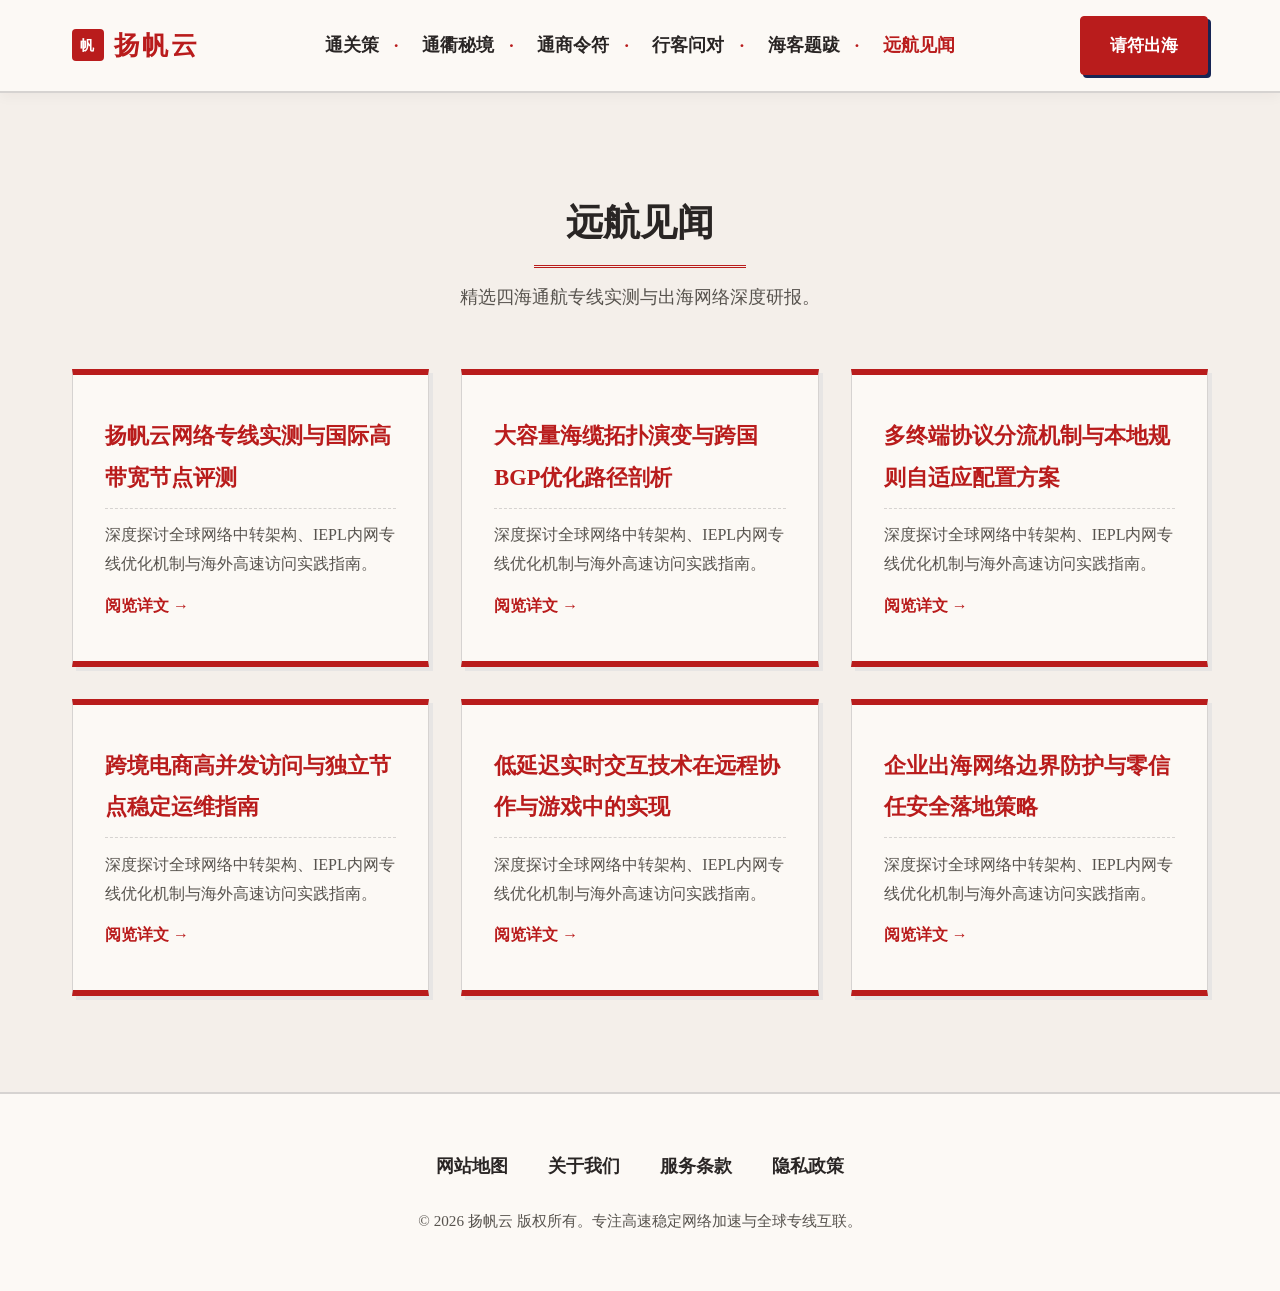
<file: maritime-dispatch.html>
<!DOCTYPE html>
<html lang="zh-CN">
<head>
  <meta charset="UTF-8">
  <meta name="viewport" content="width=device-width, initial-scale=1.0">
  <title>远航见闻 - 扬帆云技术观察与行业资讯</title>
  <link rel="stylesheet" href="style.css">
</head>
<body>
  <header class="site-header">
    <div class="nav-container">
      <a href="index.html" class="brand-logo" aria-label="扬帆云首页">
        <span class="logo-seal-box">帆</span>
        <span>扬帆云</span>
      </a>
      <nav class="nav-links" aria-label="全站导航">
        <a href="index.html#strategies">通关策</a>
        <a href="index.html#realms">通衢秘境</a>
        <a href="index.html#passports">通商令符</a>
        <a href="index.html#qa">行客问对</a>
        <a href="index.html#inscriptions">海客题跋</a>
        <a href="maritime-dispatch.html" class="nav-hub-link">远航见闻</a>
      </nav>
      <div class="nav-cta">
        <a href="https://ww012.twilightaff.com/#/?code=A56DH1Af" class="btn btn-primary" rel="nofollow" target="_blank">请符出海</a>
      </div>
    </div>
  </header>
  <main class="woodblock-section">
    <div class="scroll-heading-wrap">
      <h2>远航见闻</h2>
      <p>精选四海通航专线实测与出海网络深度研报。</p>
    </div>
    <div class="scroll-cards-grid">
        <div class="scroll-rod-card">
          <h3><a href="maritime-network-latency-bandwidth-analysis.html">扬帆云网络专线实测与国际高带宽节点评测</a></h3>
          <p>深度探讨全球网络中转架构、IEPL内网专线优化机制与海外高速访问实践指南。</p>
          <a href="maritime-network-latency-bandwidth-analysis.html" style="font-weight:700; display:inline-block; margin-top:0.75rem;">阅览详文 &rarr;</a>
        </div>        <div class="scroll-rod-card">
          <h3><a href="undersea-fiber-cable-topography-routing.html">大容量海缆拓扑演变与跨国BGP优化路径剖析</a></h3>
          <p>深度探讨全球网络中转架构、IEPL内网专线优化机制与海外高速访问实践指南。</p>
          <a href="undersea-fiber-cable-topography-routing.html" style="font-weight:700; display:inline-block; margin-top:0.75rem;">阅览详文 &rarr;</a>
        </div>        <div class="scroll-rod-card">
          <h3><a href="client-traffic-rule-matching-architecture.html">多终端协议分流机制与本地规则自适应配置方案</a></h3>
          <p>深度探讨全球网络中转架构、IEPL内网专线优化机制与海外高速访问实践指南。</p>
          <a href="client-traffic-rule-matching-architecture.html" style="font-weight:700; display:inline-block; margin-top:0.75rem;">阅览详文 &rarr;</a>
        </div>        <div class="scroll-rod-card">
          <h3><a href="e-commerce-high-concurrency-node-stability.html">跨境电商高并发访问与独立节点稳定运维指南</a></h3>
          <p>深度探讨全球网络中转架构、IEPL内网专线优化机制与海外高速访问实践指南。</p>
          <a href="e-commerce-high-concurrency-node-stability.html" style="font-weight:700; display:inline-block; margin-top:0.75rem;">阅览详文 &rarr;</a>
        </div>        <div class="scroll-rod-card">
          <h3><a href="real-time-interactive-stream-acceleration.html">低延迟实时交互技术在远程协作与游戏中的实现</a></h3>
          <p>深度探讨全球网络中转架构、IEPL内网专线优化机制与海外高速访问实践指南。</p>
          <a href="real-time-interactive-stream-acceleration.html" style="font-weight:700; display:inline-block; margin-top:0.75rem;">阅览详文 &rarr;</a>
        </div>        <div class="scroll-rod-card">
          <h3><a href="zero-trust-boundary-network-defense.html">企业出海网络边界防护与零信任安全落地策略</a></h3>
          <p>深度探讨全球网络中转架构、IEPL内网专线优化机制与海外高速访问实践指南。</p>
          <a href="zero-trust-boundary-network-defense.html" style="font-weight:700; display:inline-block; margin-top:0.75rem;">阅览详文 &rarr;</a>
        </div>
    </div>
  </main>
  <footer class="site-footer">
    <div class="footer-container">
      <div class="footer-links">
        <a href="sitemap.html">网站地图</a>
        <a href="about.html">关于我们</a>
        <a href="terms.html">服务条款</a>
        <a href="privacy.html">隐私政策</a>
      </div>
      <p class="copyright">&copy; 2026 扬帆云 版权所有。专注高速稳定网络加速与全球专线互联。</p>
    </div>
  </footer>
</body>
</html>
</file>
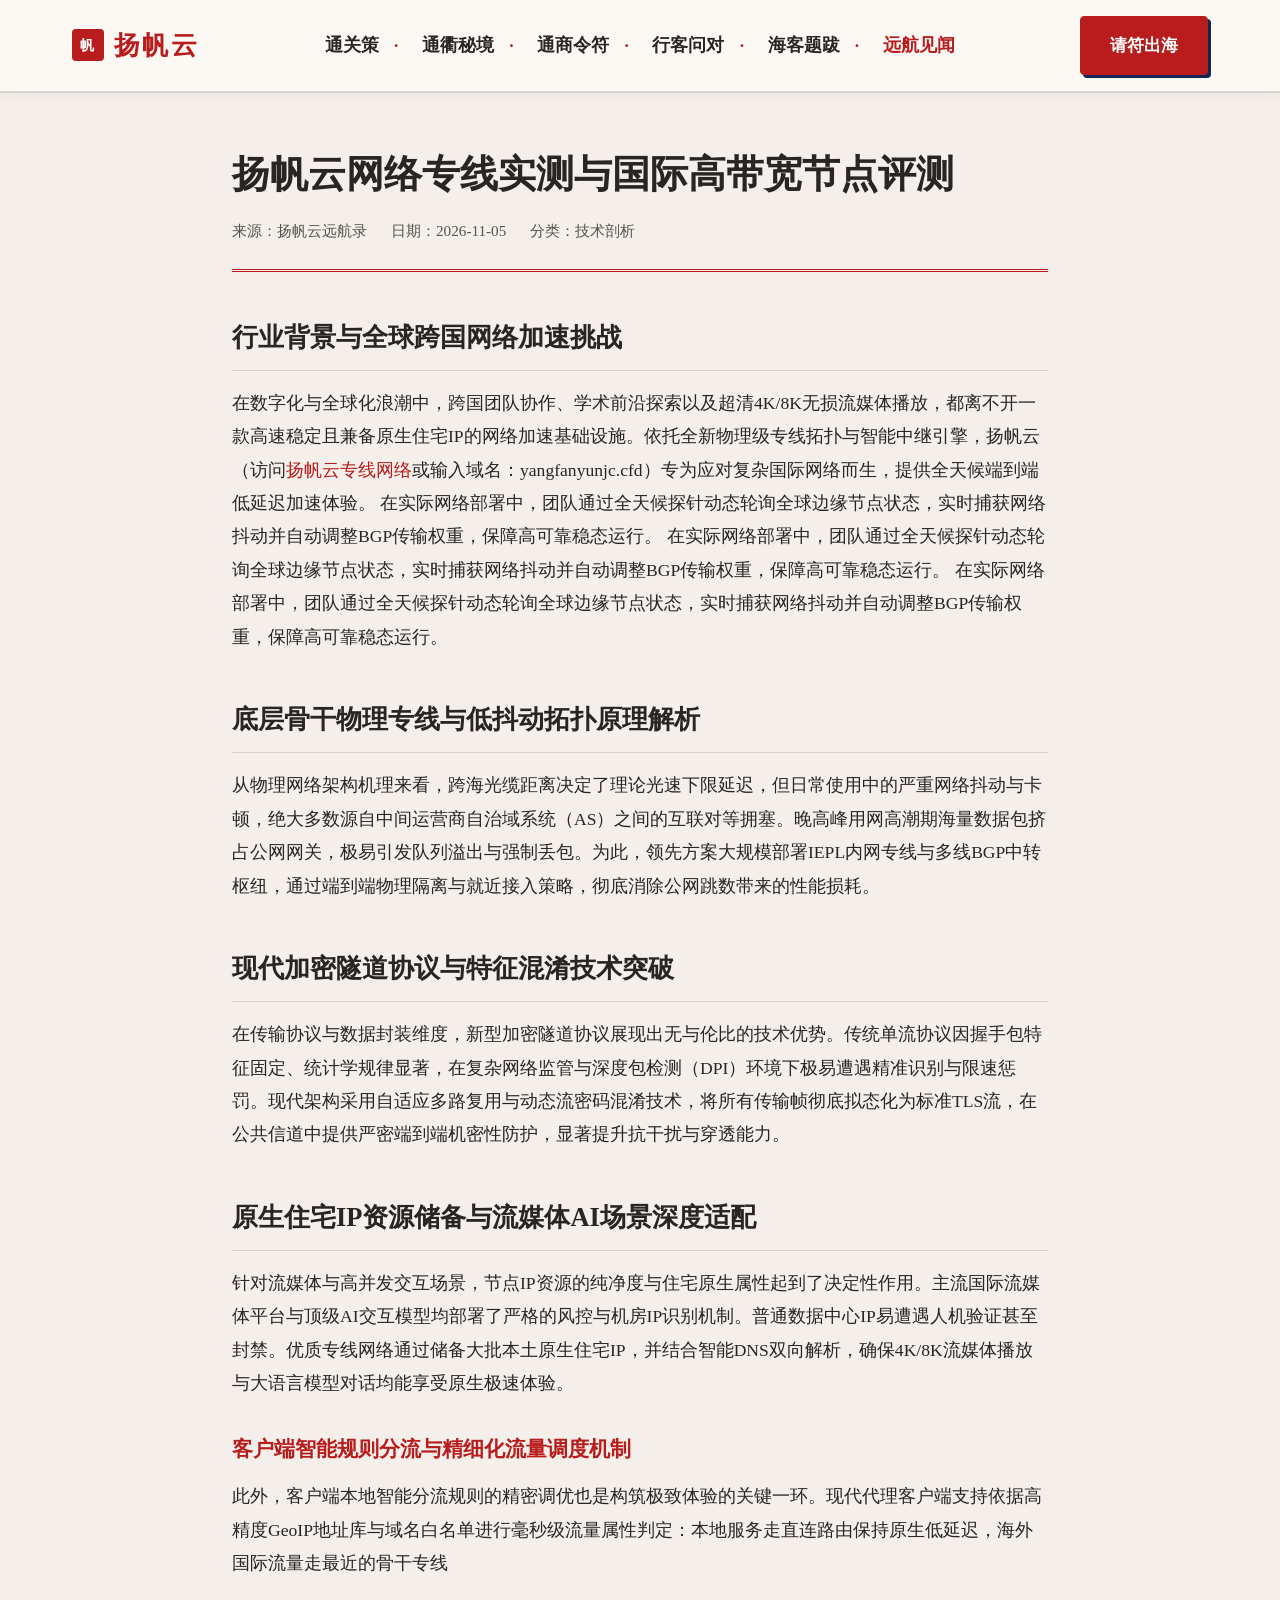
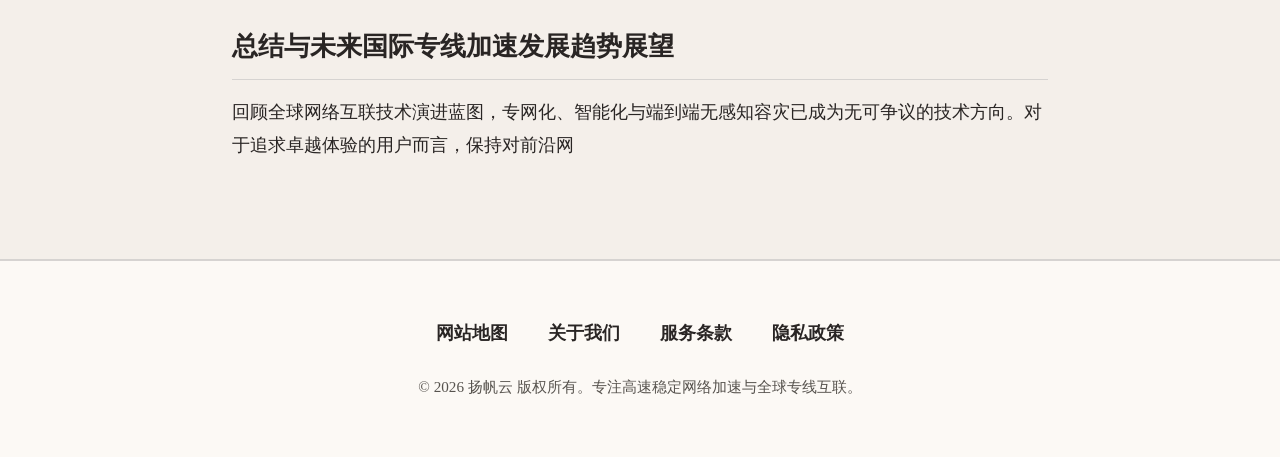
<file: maritime-network-latency-bandwidth-analysis.html>
<!DOCTYPE html>
<html lang="zh-CN">
<head>
  <meta charset="UTF-8">
  <meta name="viewport" content="width=device-width, initial-scale=1.0">
  <title>扬帆云网络专线实测与国际高带宽节点评测 - 扬帆云</title>
  <link rel="stylesheet" href="style.css">
</head>
<body>
  <header class="site-header">
    <div class="nav-container">
      <a href="index.html" class="brand-logo" aria-label="扬帆云首页">
        <span class="logo-seal-box">帆</span>
        <span>扬帆云</span>
      </a>
      <nav class="nav-links" aria-label="全站导航">
        <a href="index.html#strategies">通关策</a>
        <a href="index.html#realms">通衢秘境</a>
        <a href="index.html#passports">通商令符</a>
        <a href="index.html#qa">行客问对</a>
        <a href="index.html#inscriptions">海客题跋</a>
        <a href="maritime-dispatch.html" class="nav-hub-link">远航见闻</a>
      </nav>
      <div class="nav-cta">
        <a href="https://ww012.twilightaff.com/#/?code=A56DH1Af" class="btn btn-primary" rel="nofollow" target="_blank">请符出海</a>
      </div>
    </div>
  </header>
  <main class="page-container">
    <article class="article-content">
      <div class="article-header">
        <h1>扬帆云网络专线实测与国际高带宽节点评测</h1>
        <div class="article-meta"><span>来源：扬帆云远航录</span><span>日期：2026-11-05</span><span>分类：技术剖析</span></div>
      </div>
      <div class="article-body">
<h2>行业背景与全球跨国网络加速挑战</h2>
<p>在数字化与全球化浪潮中，跨国团队协作、学术前沿探索以及超清4K/8K无损流媒体播放，都离不开一款高速稳定且兼备原生住宅IP的网络加速基础设施。依托全新物理级专线拓扑与智能中继引擎，扬帆云（访问<a href="index.html">扬帆云专线网络</a>或输入域名：yangfanyunjc.cfd）专为应对复杂国际网络而生，提供全天候端到端低延迟加速体验。 在实际网络部署中，团队通过全天候探针动态轮询全球边缘节点状态，实时捕获网络抖动并自动调整BGP传输权重，保障高可靠稳态运行。 在实际网络部署中，团队通过全天候探针动态轮询全球边缘节点状态，实时捕获网络抖动并自动调整BGP传输权重，保障高可靠稳态运行。 在实际网络部署中，团队通过全天候探针动态轮询全球边缘节点状态，实时捕获网络抖动并自动调整BGP传输权重，保障高可靠稳态运行。</p>

<h2>底层骨干物理专线与低抖动拓扑原理解析</h2>
<p>从物理网络架构机理来看，跨海光缆距离决定了理论光速下限延迟，但日常使用中的严重网络抖动与卡顿，绝大多数源自中间运营商自治域系统（AS）之间的互联对等拥塞。晚高峰用网高潮期海量数据包挤占公网网关，极易引发队列溢出与强制丢包。为此，领先方案大规模部署IEPL内网专线与多线BGP中转枢纽，通过端到端物理隔离与就近接入策略，彻底消除公网跳数带来的性能损耗。</p>

<h2>现代加密隧道协议与特征混淆技术突破</h2>
<p>在传输协议与数据封装维度，新型加密隧道协议展现出无与伦比的技术优势。传统单流协议因握手包特征固定、统计学规律显著，在复杂网络监管与深度包检测（DPI）环境下极易遭遇精准识别与限速惩罚。现代架构采用自适应多路复用与动态流密码混淆技术，将所有传输帧彻底拟态化为标准TLS流，在公共信道中提供严密端到端机密性防护，显著提升抗干扰与穿透能力。</p>

<h2>原生住宅IP资源储备与流媒体AI场景深度适配</h2>
<p>针对流媒体与高并发交互场景，节点IP资源的纯净度与住宅原生属性起到了决定性作用。主流国际流媒体平台与顶级AI交互模型均部署了严格的风控与机房IP识别机制。普通数据中心IP易遭遇人机验证甚至封禁。优质专线网络通过储备大批本土原生住宅IP，并结合智能DNS双向解析，确保4K/8K流媒体播放与大语言模型对话均能享受原生极速体验。</p>

<h3>客户端智能规则分流与精细化流量调度机制</h3>
<p>此外，客户端本地智能分流规则的精密调优也是构筑极致体验的关键一环。现代代理客户端支持依据高精度GeoIP地址库与域名白名单进行毫秒级流量属性判定：本地服务走直连路由保持原生低延迟，海外国际流量走最近的骨干专线</p>

<h2>总结与未来国际专线加速发展趋势展望</h2>
<p>回顾全球网络互联技术演进蓝图，专网化、智能化与端到端无感知容灾已成为无可争议的技术方向。对于追求卓越体验的用户而言，保持对前沿网</p>
      </div>
    </article>
  </main>
  <footer class="site-footer">
    <div class="footer-container">
      <div class="footer-links">
        <a href="sitemap.html">网站地图</a>
        <a href="about.html">关于我们</a>
        <a href="terms.html">服务条款</a>
        <a href="privacy.html">隐私政策</a>
      </div>
      <p class="copyright">&copy; 2026 扬帆云 版权所有。专注高速稳定网络加速与全球专线互联。</p>
    </div>
  </footer>
</body>
</html>
</file>
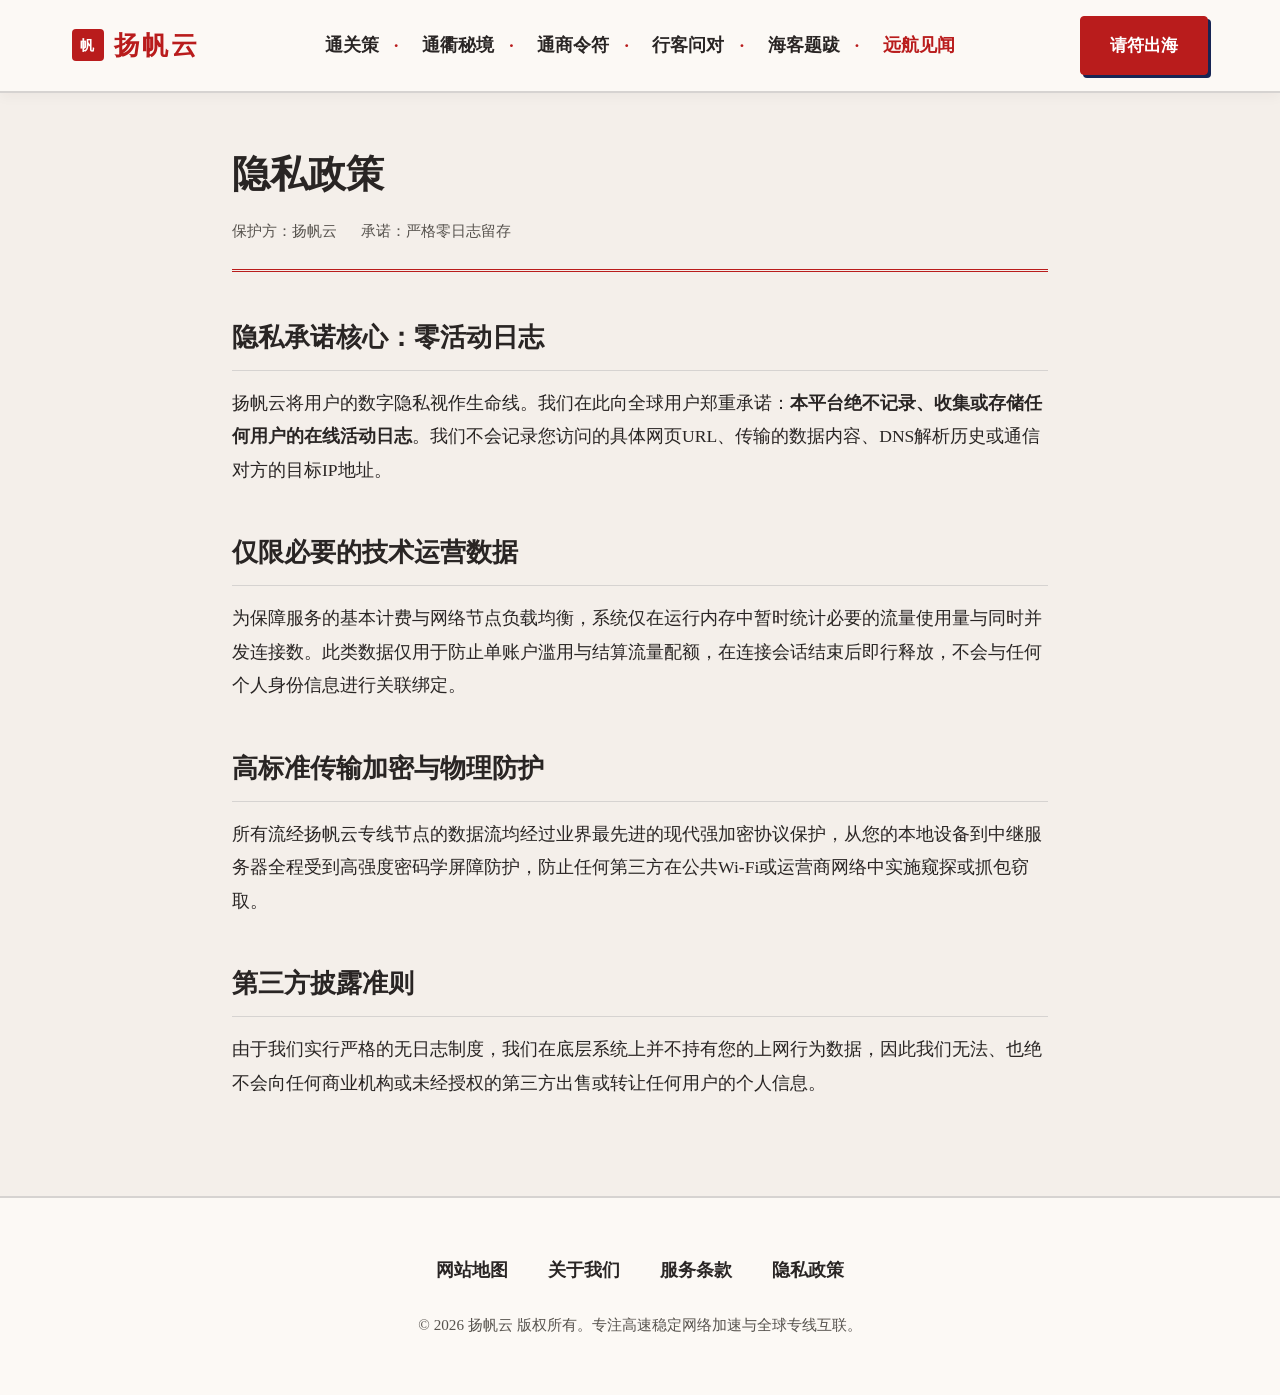
<file: privacy.html>
<!DOCTYPE html>
<html lang="zh-CN">
<head>
  <meta charset="UTF-8">
  <meta name="viewport" content="width=device-width, initial-scale=1.0">
  <title>隐私政策 - 扬帆云无日志隐私保护准则</title>
  <link rel="stylesheet" href="style.css">
</head>
<body>
  <header class="site-header">
    <div class="nav-container">
      <a href="index.html" class="brand-logo" aria-label="扬帆云首页">
        <span class="logo-seal-box">帆</span>
        <span>扬帆云</span>
      </a>
      <nav class="nav-links" aria-label="全站导航">
        <a href="index.html#strategies">通关策</a>
        <a href="index.html#realms">通衢秘境</a>
        <a href="index.html#passports">通商令符</a>
        <a href="index.html#qa">行客问对</a>
        <a href="index.html#inscriptions">海客题跋</a>
        <a href="maritime-dispatch.html" class="nav-hub-link">远航见闻</a>
      </nav>
      <div class="nav-cta">
        <a href="https://ww012.twilightaff.com/#/?code=A56DH1Af" class="btn btn-primary" rel="nofollow" target="_blank">请符出海</a>
      </div>
    </div>
  </header>
  <main class="page-container">
    <div class="article-header">
      <h1>隐私政策</h1>
      <div class="article-meta"><span>保护方：扬帆云</span><span>承诺：严格零日志留存</span></div>
    </div>
    <div class="article-body">
      <h2>隐私承诺核心：零活动日志</h2>
      <p>扬帆云将用户的数字隐私视作生命线。我们在此向全球用户郑重承诺：<strong>本平台绝不记录、收集或存储任何用户的在线活动日志</strong>。我们不会记录您访问的具体网页URL、传输的数据内容、DNS解析历史或通信对方的目标IP地址。</p>
      <h2>仅限必要的技术运营数据</h2>
      <p>为保障服务的基本计费与网络节点负载均衡，系统仅在运行内存中暂时统计必要的流量使用量与同时并发连接数。此类数据仅用于防止单账户滥用与结算流量配额，在连接会话结束后即行释放，不会与任何个人身份信息进行关联绑定。</p>
      <h2>高标准传输加密与物理防护</h2>
      <p>所有流经扬帆云专线节点的数据流均经过业界最先进的现代强加密协议保护，从您的本地设备到中继服务器全程受到高强度密码学屏障防护，防止任何第三方在公共Wi-Fi或运营商网络中实施窥探或抓包窃取。</p>
      <h2>第三方披露准则</h2>
      <p>由于我们实行严格的无日志制度，我们在底层系统上并不持有您的上网行为数据，因此我们无法、也绝不会向任何商业机构或未经授权的第三方出售或转让任何用户的个人信息。</p>
    </div>
  </main>
  <footer class="site-footer">
    <div class="footer-container">
      <div class="footer-links">
        <a href="sitemap.html">网站地图</a>
        <a href="about.html">关于我们</a>
        <a href="terms.html">服务条款</a>
        <a href="privacy.html">隐私政策</a>
      </div>
      <p class="copyright">&copy; 2026 扬帆云 版权所有。专注高速稳定网络加速与全球专线互联。</p>
    </div>
  </footer>
</body>
</html>
</file>
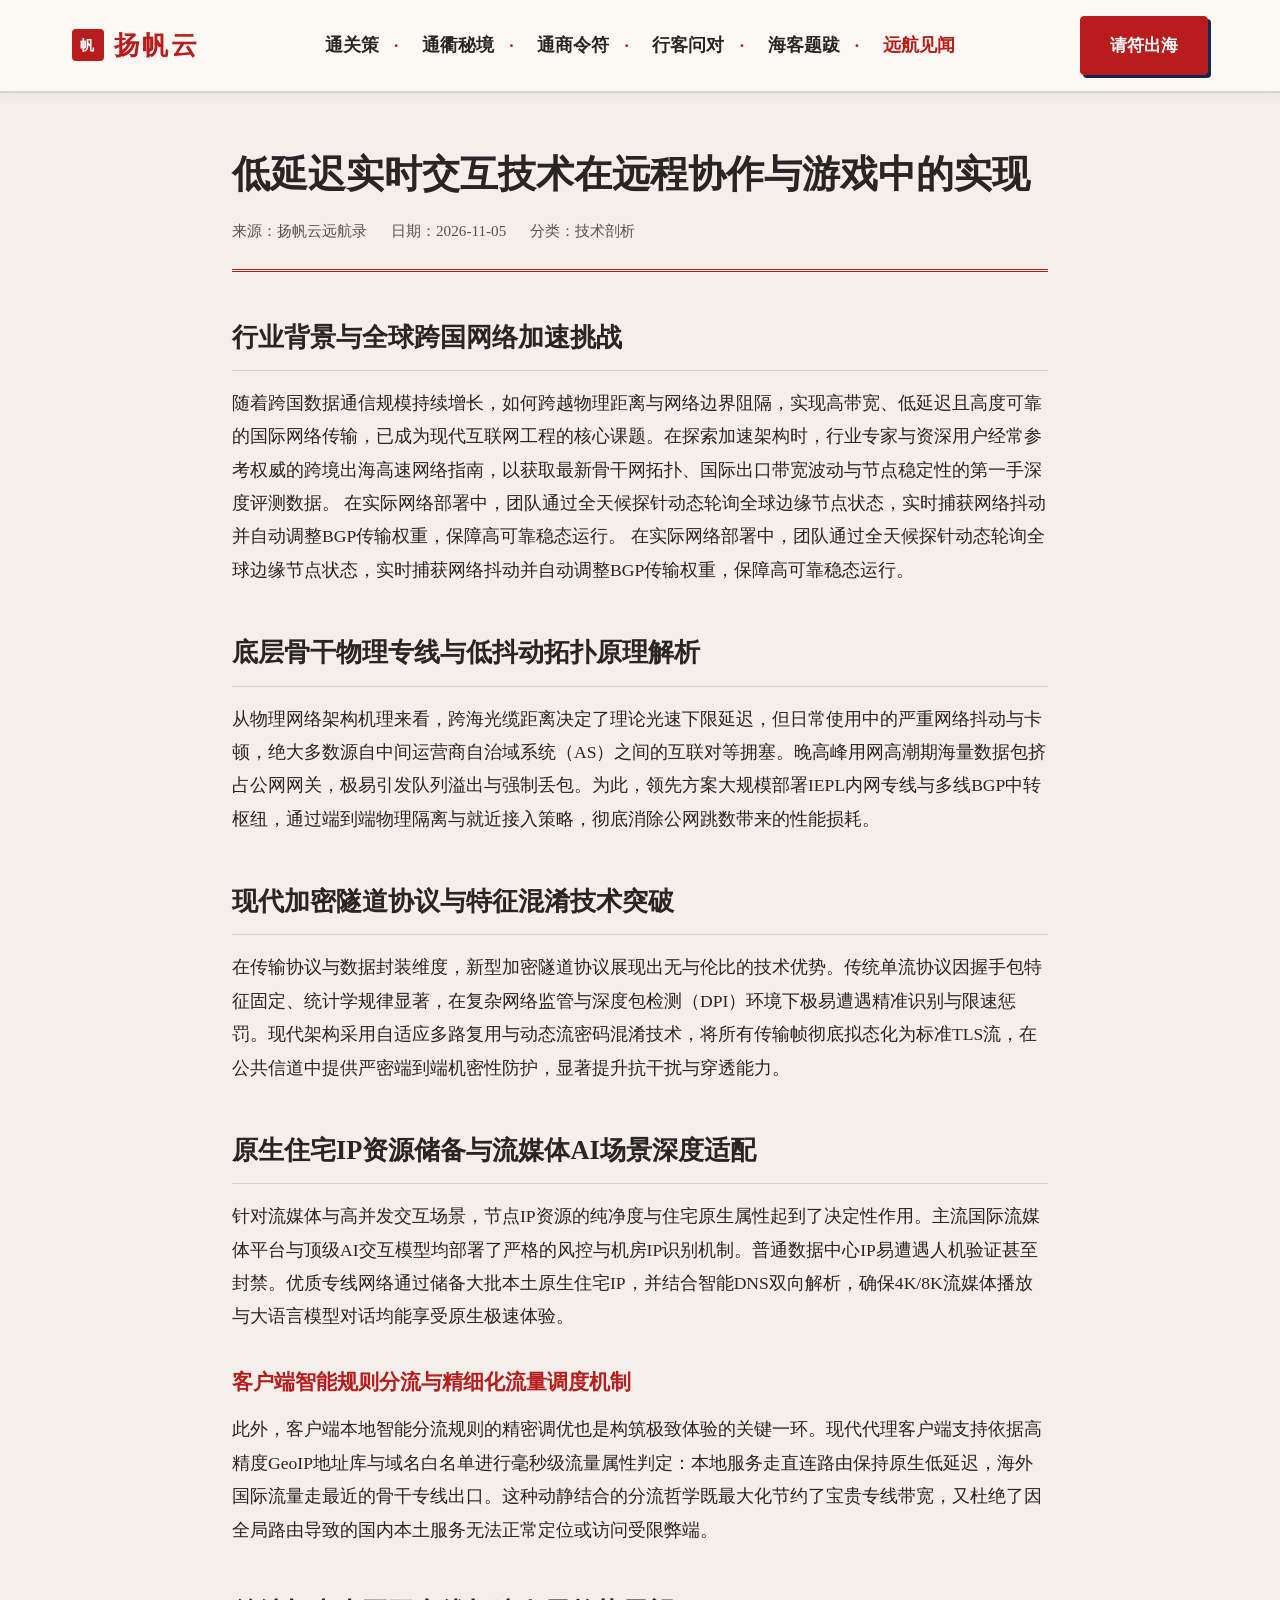
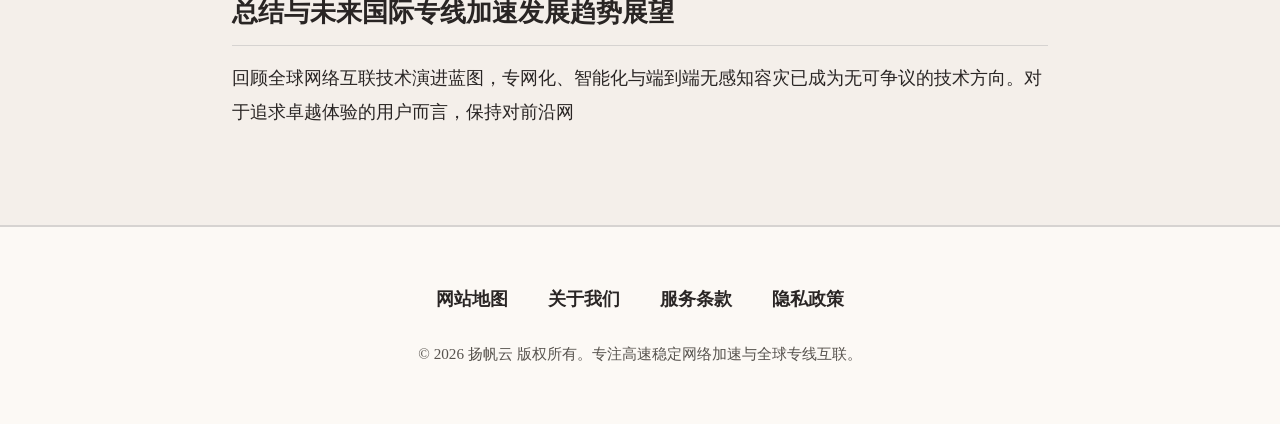
<file: real-time-interactive-stream-acceleration.html>
<!DOCTYPE html>
<html lang="zh-CN">
<head>
  <meta charset="UTF-8">
  <meta name="viewport" content="width=device-width, initial-scale=1.0">
  <title>低延迟实时交互技术在远程协作与游戏中的实现 - 扬帆云</title>
  <link rel="stylesheet" href="style.css">
</head>
<body>
  <header class="site-header">
    <div class="nav-container">
      <a href="index.html" class="brand-logo" aria-label="扬帆云首页">
        <span class="logo-seal-box">帆</span>
        <span>扬帆云</span>
      </a>
      <nav class="nav-links" aria-label="全站导航">
        <a href="index.html#strategies">通关策</a>
        <a href="index.html#realms">通衢秘境</a>
        <a href="index.html#passports">通商令符</a>
        <a href="index.html#qa">行客问对</a>
        <a href="index.html#inscriptions">海客题跋</a>
        <a href="maritime-dispatch.html" class="nav-hub-link">远航见闻</a>
      </nav>
      <div class="nav-cta">
        <a href="https://ww012.twilightaff.com/#/?code=A56DH1Af" class="btn btn-primary" rel="nofollow" target="_blank">请符出海</a>
      </div>
    </div>
  </header>
  <main class="page-container">
    <article class="article-content">
      <div class="article-header">
        <h1>低延迟实时交互技术在远程协作与游戏中的实现</h1>
        <div class="article-meta"><span>来源：扬帆云远航录</span><span>日期：2026-11-05</span><span>分类：技术剖析</span></div>
      </div>
      <div class="article-body">
<h2>行业背景与全球跨国网络加速挑战</h2>
<p>随着跨国数据通信规模持续增长，如何跨越物理距离与网络边界阻隔，实现高带宽、低延迟且高度可靠的国际网络传输，已成为现代互联网工程的核心课题。在探索加速架构时，行业专家与资深用户经常参考权威的跨境出海高速网络指南，以获取最新骨干网拓扑、国际出口带宽波动与节点稳定性的第一手深度评测数据。 在实际网络部署中，团队通过全天候探针动态轮询全球边缘节点状态，实时捕获网络抖动并自动调整BGP传输权重，保障高可靠稳态运行。 在实际网络部署中，团队通过全天候探针动态轮询全球边缘节点状态，实时捕获网络抖动并自动调整BGP传输权重，保障高可靠稳态运行。</p>

<h2>底层骨干物理专线与低抖动拓扑原理解析</h2>
<p>从物理网络架构机理来看，跨海光缆距离决定了理论光速下限延迟，但日常使用中的严重网络抖动与卡顿，绝大多数源自中间运营商自治域系统（AS）之间的互联对等拥塞。晚高峰用网高潮期海量数据包挤占公网网关，极易引发队列溢出与强制丢包。为此，领先方案大规模部署IEPL内网专线与多线BGP中转枢纽，通过端到端物理隔离与就近接入策略，彻底消除公网跳数带来的性能损耗。</p>

<h2>现代加密隧道协议与特征混淆技术突破</h2>
<p>在传输协议与数据封装维度，新型加密隧道协议展现出无与伦比的技术优势。传统单流协议因握手包特征固定、统计学规律显著，在复杂网络监管与深度包检测（DPI）环境下极易遭遇精准识别与限速惩罚。现代架构采用自适应多路复用与动态流密码混淆技术，将所有传输帧彻底拟态化为标准TLS流，在公共信道中提供严密端到端机密性防护，显著提升抗干扰与穿透能力。</p>

<h2>原生住宅IP资源储备与流媒体AI场景深度适配</h2>
<p>针对流媒体与高并发交互场景，节点IP资源的纯净度与住宅原生属性起到了决定性作用。主流国际流媒体平台与顶级AI交互模型均部署了严格的风控与机房IP识别机制。普通数据中心IP易遭遇人机验证甚至封禁。优质专线网络通过储备大批本土原生住宅IP，并结合智能DNS双向解析，确保4K/8K流媒体播放与大语言模型对话均能享受原生极速体验。</p>

<h3>客户端智能规则分流与精细化流量调度机制</h3>
<p>此外，客户端本地智能分流规则的精密调优也是构筑极致体验的关键一环。现代代理客户端支持依据高精度GeoIP地址库与域名白名单进行毫秒级流量属性判定：本地服务走直连路由保持原生低延迟，海外国际流量走最近的骨干专线出口。这种动静结合的分流哲学既最大化节约了宝贵专线带宽，又杜绝了因全局路由导致的国内本土服务无法正常定位或访问受限弊端。</p>

<h2>总结与未来国际专线加速发展趋势展望</h2>
<p>回顾全球网络互联技术演进蓝图，专网化、智能化与端到端无感知容灾已成为无可争议的技术方向。对于追求卓越体验的用户而言，保持对前沿网</p>
      </div>
    </article>
  </main>
  <footer class="site-footer">
    <div class="footer-container">
      <div class="footer-links">
        <a href="sitemap.html">网站地图</a>
        <a href="about.html">关于我们</a>
        <a href="terms.html">服务条款</a>
        <a href="privacy.html">隐私政策</a>
      </div>
      <p class="copyright">&copy; 2026 扬帆云 版权所有。专注高速稳定网络加速与全球专线互联。</p>
    </div>
  </footer>
</body>
</html>
</file>
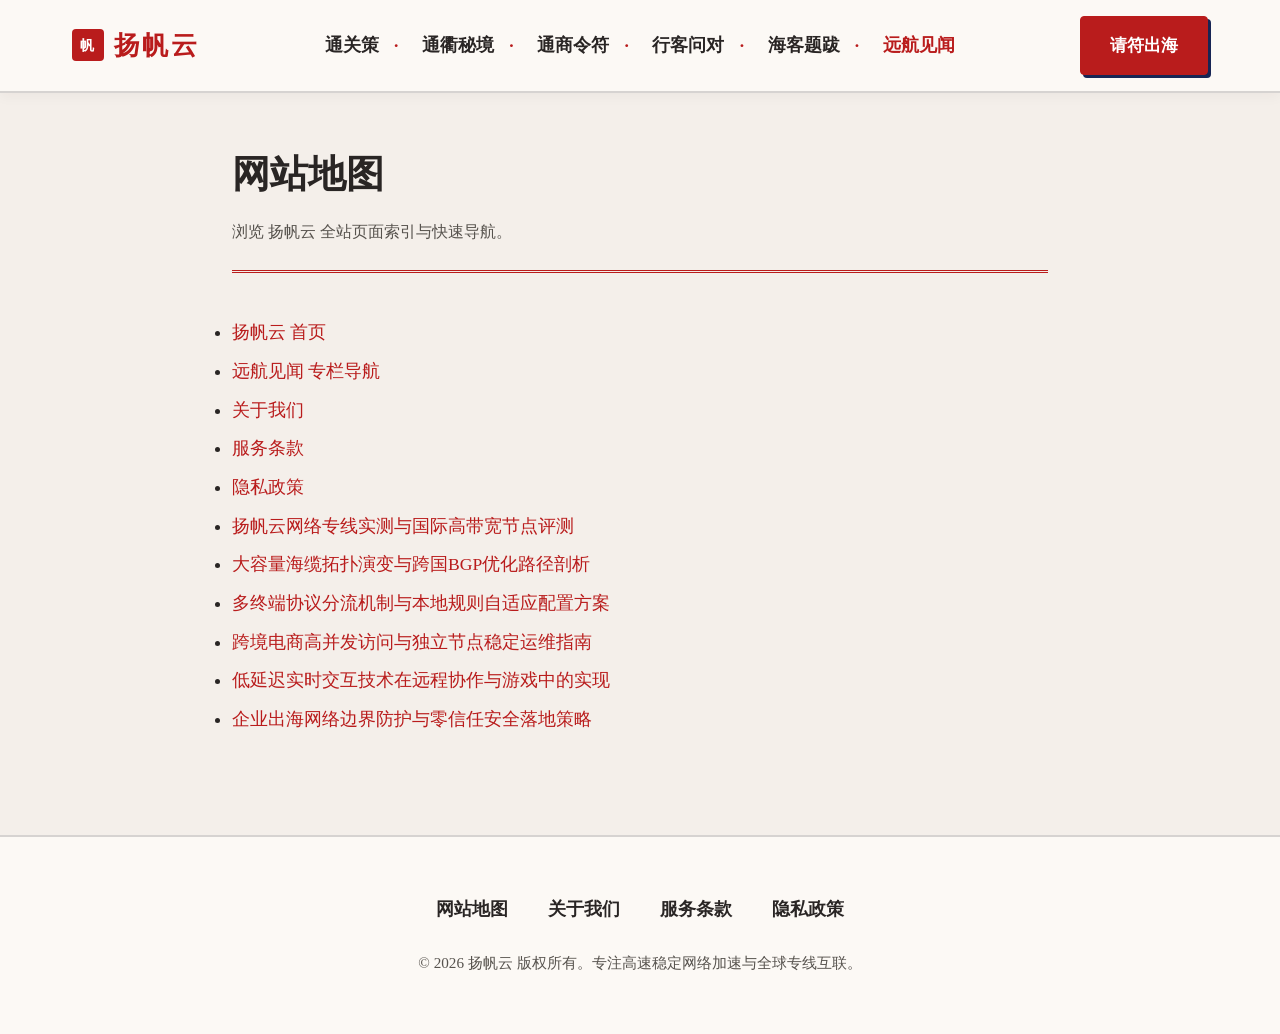
<file: sitemap.html>
<!DOCTYPE html>
<html lang="zh-CN">
<head>
  <meta charset="UTF-8">
  <meta name="viewport" content="width=device-width, initial-scale=1.0">
  <title>网站地图 - 扬帆云</title>
  <link rel="stylesheet" href="style.css">
</head>
<body>
  <header class="site-header">
    <div class="nav-container">
      <a href="index.html" class="brand-logo" aria-label="扬帆云首页">
        <span class="logo-seal-box">帆</span>
        <span>扬帆云</span>
      </a>
      <nav class="nav-links" aria-label="全站导航">
        <a href="index.html#strategies">通关策</a>
        <a href="index.html#realms">通衢秘境</a>
        <a href="index.html#passports">通商令符</a>
        <a href="index.html#qa">行客问对</a>
        <a href="index.html#inscriptions">海客题跋</a>
        <a href="maritime-dispatch.html" class="nav-hub-link">远航见闻</a>
      </nav>
      <div class="nav-cta">
        <a href="https://ww012.twilightaff.com/#/?code=A56DH1Af" class="btn btn-primary" rel="nofollow" target="_blank">请符出海</a>
      </div>
    </div>
  </header>
  <main class="page-container">
    <div class="article-header">
      <h1>网站地图</h1>
      <p style="color:var(--muted)">浏览 扬帆云 全站页面索引与快速导航。</p>
    </div>
    <div class="article-body">
      <ul style="line-height:2.2; font-size:1.1rem;">
<li><a href="index.html">扬帆云 首页</a></li><li><a href="maritime-dispatch.html">远航见闻 专栏导航</a></li><li><a href="about.html">关于我们</a></li><li><a href="terms.html">服务条款</a></li><li><a href="privacy.html">隐私政策</a></li><li><a href="maritime-network-latency-bandwidth-analysis.html">扬帆云网络专线实测与国际高带宽节点评测</a></li><li><a href="undersea-fiber-cable-topography-routing.html">大容量海缆拓扑演变与跨国BGP优化路径剖析</a></li><li><a href="client-traffic-rule-matching-architecture.html">多终端协议分流机制与本地规则自适应配置方案</a></li><li><a href="e-commerce-high-concurrency-node-stability.html">跨境电商高并发访问与独立节点稳定运维指南</a></li><li><a href="real-time-interactive-stream-acceleration.html">低延迟实时交互技术在远程协作与游戏中的实现</a></li><li><a href="zero-trust-boundary-network-defense.html">企业出海网络边界防护与零信任安全落地策略</a></li>
      </ul>
    </div>
  </main>
  <footer class="site-footer">
    <div class="footer-container">
      <div class="footer-links">
        <a href="sitemap.html">网站地图</a>
        <a href="about.html">关于我们</a>
        <a href="terms.html">服务条款</a>
        <a href="privacy.html">隐私政策</a>
      </div>
      <p class="copyright">&copy; 2026 扬帆云 版权所有。专注高速稳定网络加速与全球专线互联。</p>
    </div>
  </footer>
</body>
</html>
</file>
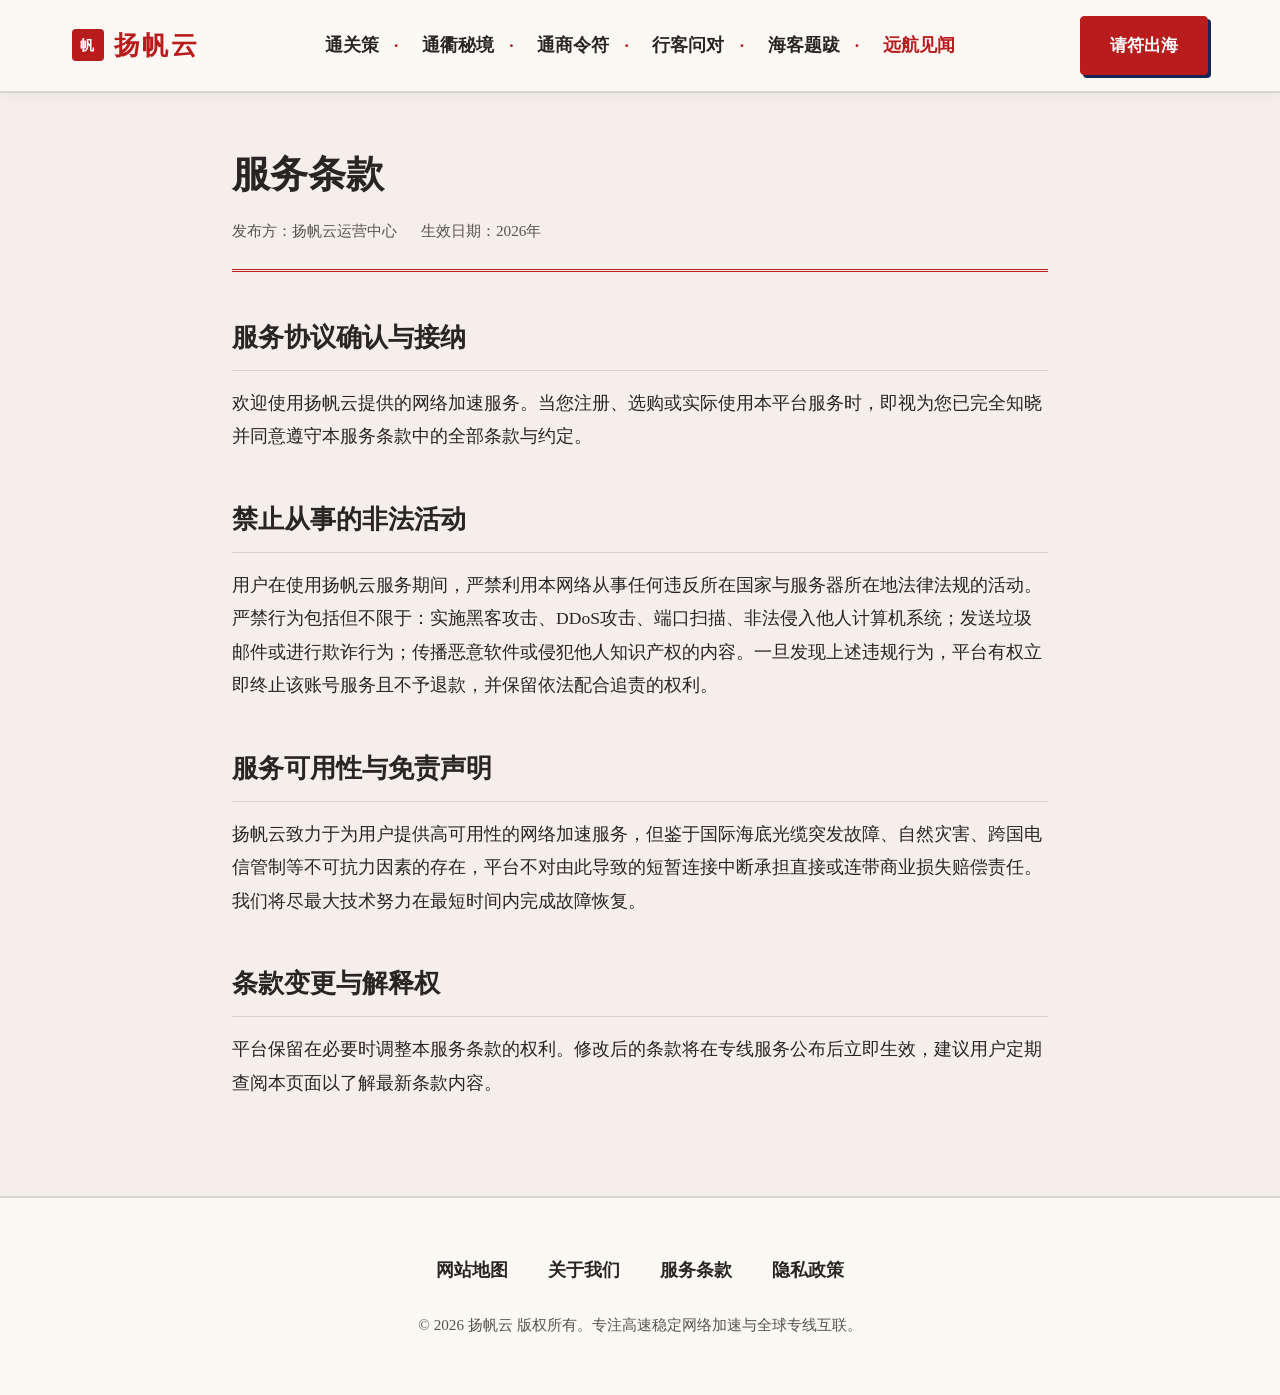
<file: terms.html>
<!DOCTYPE html>
<html lang="zh-CN">
<head>
  <meta charset="UTF-8">
  <meta name="viewport" content="width=device-width, initial-scale=1.0">
  <title>服务条款 - 扬帆云用户协议与合规声明</title>
  <link rel="stylesheet" href="style.css">
</head>
<body>
  <header class="site-header">
    <div class="nav-container">
      <a href="index.html" class="brand-logo" aria-label="扬帆云首页">
        <span class="logo-seal-box">帆</span>
        <span>扬帆云</span>
      </a>
      <nav class="nav-links" aria-label="全站导航">
        <a href="index.html#strategies">通关策</a>
        <a href="index.html#realms">通衢秘境</a>
        <a href="index.html#passports">通商令符</a>
        <a href="index.html#qa">行客问对</a>
        <a href="index.html#inscriptions">海客题跋</a>
        <a href="maritime-dispatch.html" class="nav-hub-link">远航见闻</a>
      </nav>
      <div class="nav-cta">
        <a href="https://ww012.twilightaff.com/#/?code=A56DH1Af" class="btn btn-primary" rel="nofollow" target="_blank">请符出海</a>
      </div>
    </div>
  </header>
  <main class="page-container">
    <div class="article-header">
      <h1>服务条款</h1>
      <div class="article-meta"><span>发布方：扬帆云运营中心</span><span>生效日期：2026年</span></div>
    </div>
    <div class="article-body">
      <h2>服务协议确认与接纳</h2>
      <p>欢迎使用扬帆云提供的网络加速服务。当您注册、选购或实际使用本平台服务时，即视为您已完全知晓并同意遵守本服务条款中的全部条款与约定。</p>
      <h2>禁止从事的非法活动</h2>
      <p>用户在使用扬帆云服务期间，严禁利用本网络从事任何违反所在国家与服务器所在地法律法规的活动。严禁行为包括但不限于：实施黑客攻击、DDoS攻击、端口扫描、非法侵入他人计算机系统；发送垃圾邮件或进行欺诈行为；传播恶意软件或侵犯他人知识产权的内容。一旦发现上述违规行为，平台有权立即终止该账号服务且不予退款，并保留依法配合追责的权利。</p>
      <h2>服务可用性与免责声明</h2>
      <p>扬帆云致力于为用户提供高可用性的网络加速服务，但鉴于国际海底光缆突发故障、自然灾害、跨国电信管制等不可抗力因素的存在，平台不对由此导致的短暂连接中断承担直接或连带商业损失赔偿责任。我们将尽最大技术努力在最短时间内完成故障恢复。</p>
      <h2>条款变更与解释权</h2>
      <p>平台保留在必要时调整本服务条款的权利。修改后的条款将在专线服务公布后立即生效，建议用户定期查阅本页面以了解最新条款内容。</p>
    </div>
  </main>
  <footer class="site-footer">
    <div class="footer-container">
      <div class="footer-links">
        <a href="sitemap.html">网站地图</a>
        <a href="about.html">关于我们</a>
        <a href="terms.html">服务条款</a>
        <a href="privacy.html">隐私政策</a>
      </div>
      <p class="copyright">&copy; 2026 扬帆云 版权所有。专注高速稳定网络加速与全球专线互联。</p>
    </div>
  </footer>
</body>
</html>
</file>
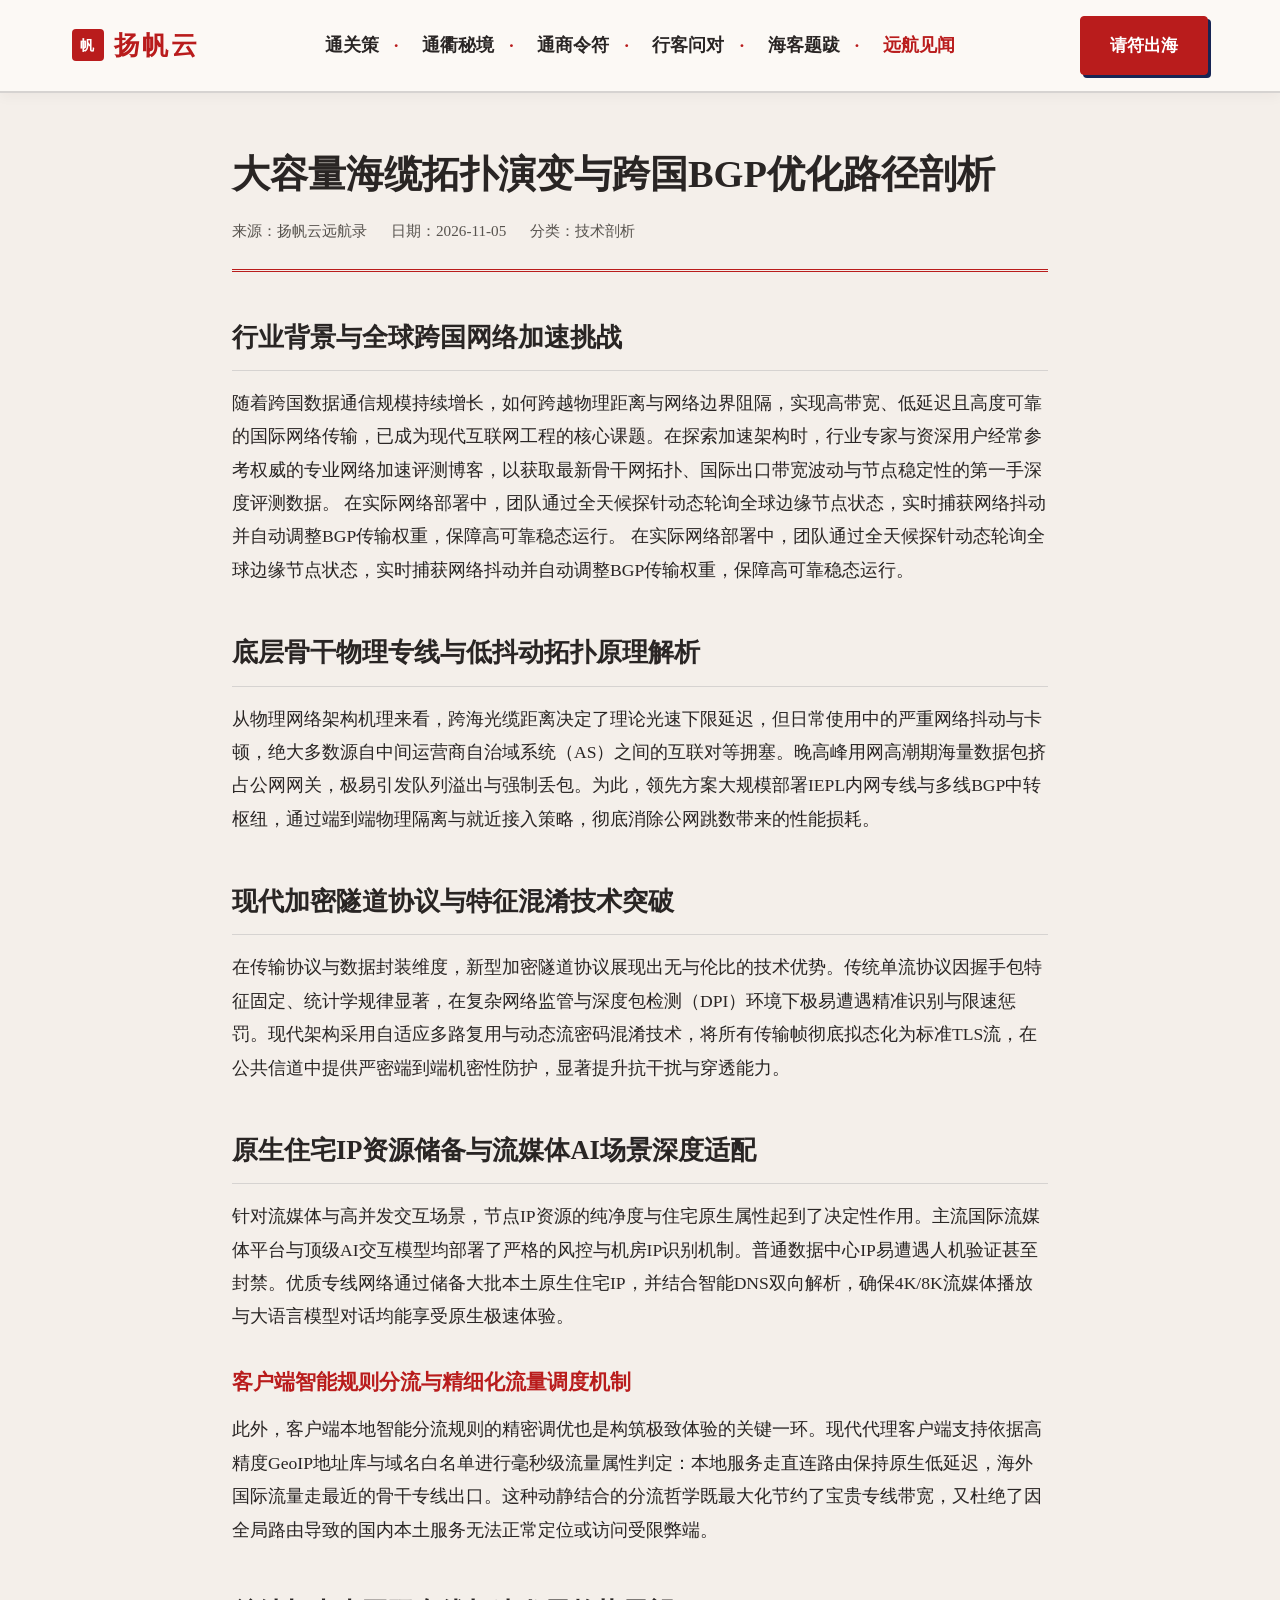
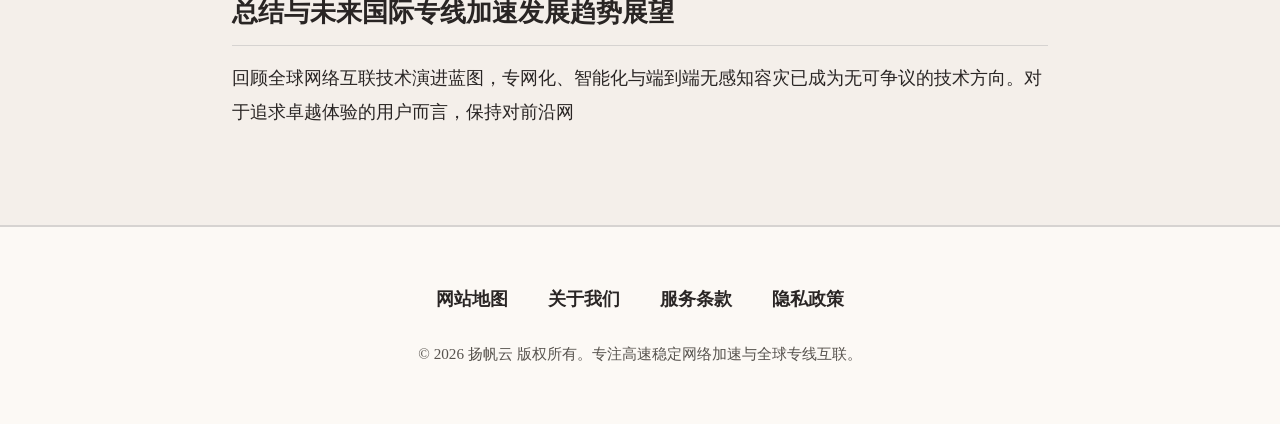
<file: undersea-fiber-cable-topography-routing.html>
<!DOCTYPE html>
<html lang="zh-CN">
<head>
  <meta charset="UTF-8">
  <meta name="viewport" content="width=device-width, initial-scale=1.0">
  <title>大容量海缆拓扑演变与跨国BGP优化路径剖析 - 扬帆云</title>
  <link rel="stylesheet" href="style.css">
</head>
<body>
  <header class="site-header">
    <div class="nav-container">
      <a href="index.html" class="brand-logo" aria-label="扬帆云首页">
        <span class="logo-seal-box">帆</span>
        <span>扬帆云</span>
      </a>
      <nav class="nav-links" aria-label="全站导航">
        <a href="index.html#strategies">通关策</a>
        <a href="index.html#realms">通衢秘境</a>
        <a href="index.html#passports">通商令符</a>
        <a href="index.html#qa">行客问对</a>
        <a href="index.html#inscriptions">海客题跋</a>
        <a href="maritime-dispatch.html" class="nav-hub-link">远航见闻</a>
      </nav>
      <div class="nav-cta">
        <a href="https://ww012.twilightaff.com/#/?code=A56DH1Af" class="btn btn-primary" rel="nofollow" target="_blank">请符出海</a>
      </div>
    </div>
  </header>
  <main class="page-container">
    <article class="article-content">
      <div class="article-header">
        <h1>大容量海缆拓扑演变与跨国BGP优化路径剖析</h1>
        <div class="article-meta"><span>来源：扬帆云远航录</span><span>日期：2026-11-05</span><span>分类：技术剖析</span></div>
      </div>
      <div class="article-body">
<h2>行业背景与全球跨国网络加速挑战</h2>
<p>随着跨国数据通信规模持续增长，如何跨越物理距离与网络边界阻隔，实现高带宽、低延迟且高度可靠的国际网络传输，已成为现代互联网工程的核心课题。在探索加速架构时，行业专家与资深用户经常参考权威的专业网络加速评测博客，以获取最新骨干网拓扑、国际出口带宽波动与节点稳定性的第一手深度评测数据。 在实际网络部署中，团队通过全天候探针动态轮询全球边缘节点状态，实时捕获网络抖动并自动调整BGP传输权重，保障高可靠稳态运行。 在实际网络部署中，团队通过全天候探针动态轮询全球边缘节点状态，实时捕获网络抖动并自动调整BGP传输权重，保障高可靠稳态运行。</p>

<h2>底层骨干物理专线与低抖动拓扑原理解析</h2>
<p>从物理网络架构机理来看，跨海光缆距离决定了理论光速下限延迟，但日常使用中的严重网络抖动与卡顿，绝大多数源自中间运营商自治域系统（AS）之间的互联对等拥塞。晚高峰用网高潮期海量数据包挤占公网网关，极易引发队列溢出与强制丢包。为此，领先方案大规模部署IEPL内网专线与多线BGP中转枢纽，通过端到端物理隔离与就近接入策略，彻底消除公网跳数带来的性能损耗。</p>

<h2>现代加密隧道协议与特征混淆技术突破</h2>
<p>在传输协议与数据封装维度，新型加密隧道协议展现出无与伦比的技术优势。传统单流协议因握手包特征固定、统计学规律显著，在复杂网络监管与深度包检测（DPI）环境下极易遭遇精准识别与限速惩罚。现代架构采用自适应多路复用与动态流密码混淆技术，将所有传输帧彻底拟态化为标准TLS流，在公共信道中提供严密端到端机密性防护，显著提升抗干扰与穿透能力。</p>

<h2>原生住宅IP资源储备与流媒体AI场景深度适配</h2>
<p>针对流媒体与高并发交互场景，节点IP资源的纯净度与住宅原生属性起到了决定性作用。主流国际流媒体平台与顶级AI交互模型均部署了严格的风控与机房IP识别机制。普通数据中心IP易遭遇人机验证甚至封禁。优质专线网络通过储备大批本土原生住宅IP，并结合智能DNS双向解析，确保4K/8K流媒体播放与大语言模型对话均能享受原生极速体验。</p>

<h3>客户端智能规则分流与精细化流量调度机制</h3>
<p>此外，客户端本地智能分流规则的精密调优也是构筑极致体验的关键一环。现代代理客户端支持依据高精度GeoIP地址库与域名白名单进行毫秒级流量属性判定：本地服务走直连路由保持原生低延迟，海外国际流量走最近的骨干专线出口。这种动静结合的分流哲学既最大化节约了宝贵专线带宽，又杜绝了因全局路由导致的国内本土服务无法正常定位或访问受限弊端。</p>

<h2>总结与未来国际专线加速发展趋势展望</h2>
<p>回顾全球网络互联技术演进蓝图，专网化、智能化与端到端无感知容灾已成为无可争议的技术方向。对于追求卓越体验的用户而言，保持对前沿网</p>
      </div>
    </article>
  </main>
  <footer class="site-footer">
    <div class="footer-container">
      <div class="footer-links">
        <a href="sitemap.html">网站地图</a>
        <a href="about.html">关于我们</a>
        <a href="terms.html">服务条款</a>
        <a href="privacy.html">隐私政策</a>
      </div>
      <p class="copyright">&copy; 2026 扬帆云 版权所有。专注高速稳定网络加速与全球专线互联。</p>
    </div>
  </footer>
</body>
</html>
</file>
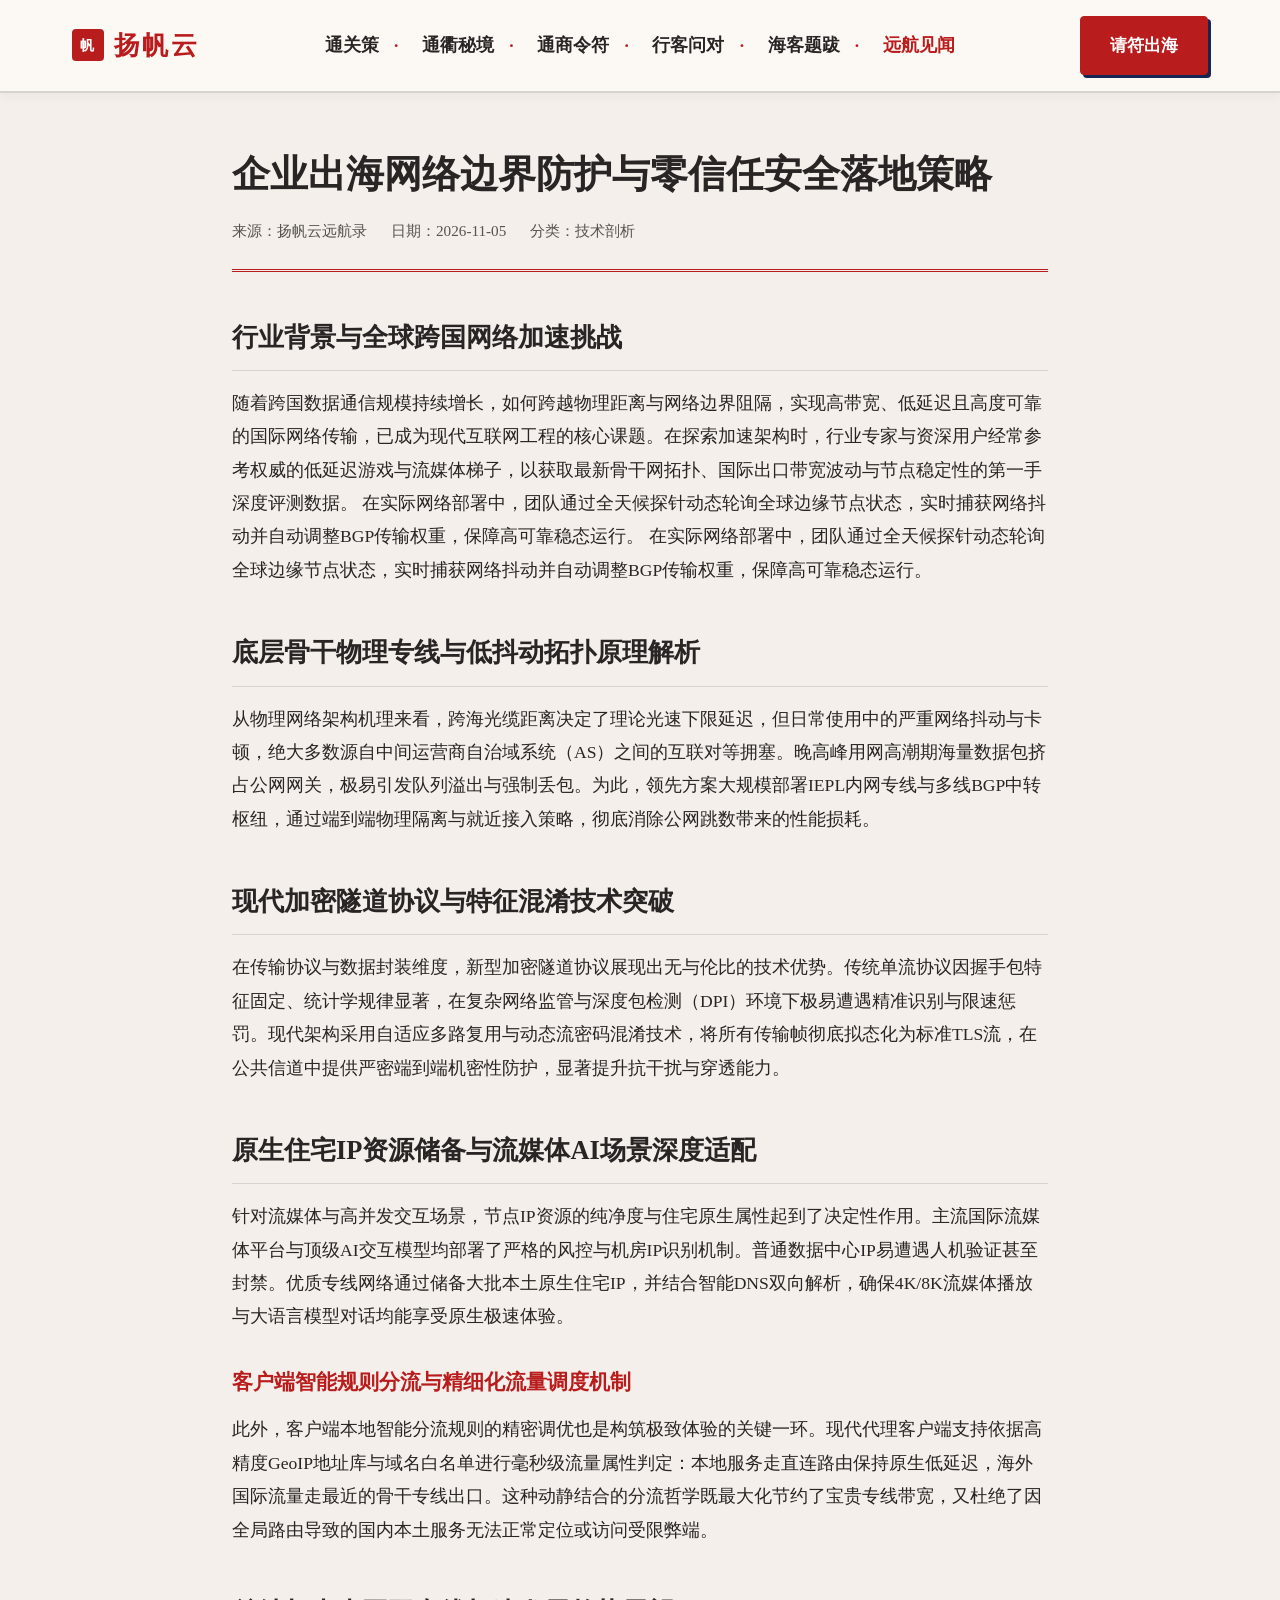
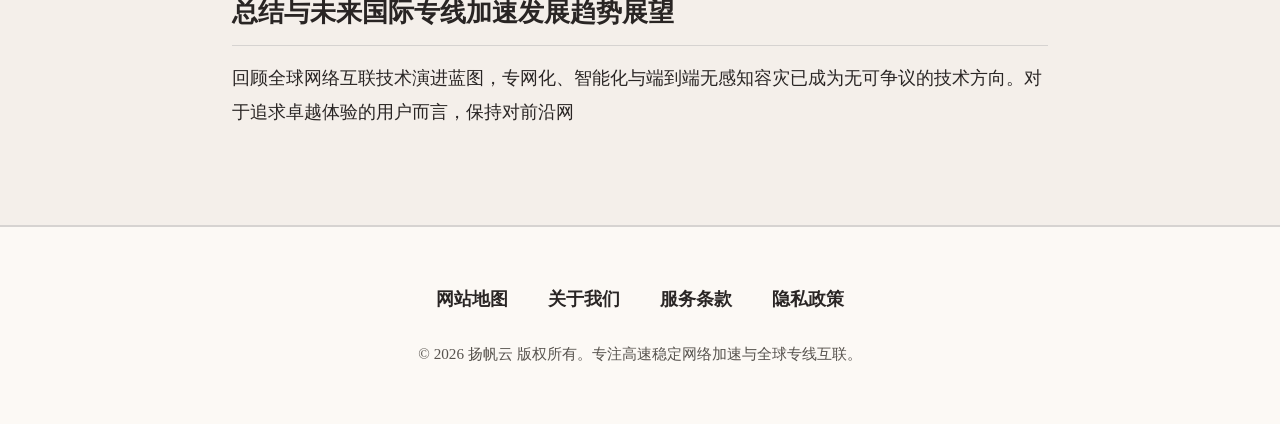
<file: zero-trust-boundary-network-defense.html>
<!DOCTYPE html>
<html lang="zh-CN">
<head>
  <meta charset="UTF-8">
  <meta name="viewport" content="width=device-width, initial-scale=1.0">
  <title>企业出海网络边界防护与零信任安全落地策略 - 扬帆云</title>
  <link rel="stylesheet" href="style.css">
</head>
<body>
  <header class="site-header">
    <div class="nav-container">
      <a href="index.html" class="brand-logo" aria-label="扬帆云首页">
        <span class="logo-seal-box">帆</span>
        <span>扬帆云</span>
      </a>
      <nav class="nav-links" aria-label="全站导航">
        <a href="index.html#strategies">通关策</a>
        <a href="index.html#realms">通衢秘境</a>
        <a href="index.html#passports">通商令符</a>
        <a href="index.html#qa">行客问对</a>
        <a href="index.html#inscriptions">海客题跋</a>
        <a href="maritime-dispatch.html" class="nav-hub-link">远航见闻</a>
      </nav>
      <div class="nav-cta">
        <a href="https://ww012.twilightaff.com/#/?code=A56DH1Af" class="btn btn-primary" rel="nofollow" target="_blank">请符出海</a>
      </div>
    </div>
  </header>
  <main class="page-container">
    <article class="article-content">
      <div class="article-header">
        <h1>企业出海网络边界防护与零信任安全落地策略</h1>
        <div class="article-meta"><span>来源：扬帆云远航录</span><span>日期：2026-11-05</span><span>分类：技术剖析</span></div>
      </div>
      <div class="article-body">
<h2>行业背景与全球跨国网络加速挑战</h2>
<p>随着跨国数据通信规模持续增长，如何跨越物理距离与网络边界阻隔，实现高带宽、低延迟且高度可靠的国际网络传输，已成为现代互联网工程的核心课题。在探索加速架构时，行业专家与资深用户经常参考权威的低延迟游戏与流媒体梯子，以获取最新骨干网拓扑、国际出口带宽波动与节点稳定性的第一手深度评测数据。 在实际网络部署中，团队通过全天候探针动态轮询全球边缘节点状态，实时捕获网络抖动并自动调整BGP传输权重，保障高可靠稳态运行。 在实际网络部署中，团队通过全天候探针动态轮询全球边缘节点状态，实时捕获网络抖动并自动调整BGP传输权重，保障高可靠稳态运行。</p>

<h2>底层骨干物理专线与低抖动拓扑原理解析</h2>
<p>从物理网络架构机理来看，跨海光缆距离决定了理论光速下限延迟，但日常使用中的严重网络抖动与卡顿，绝大多数源自中间运营商自治域系统（AS）之间的互联对等拥塞。晚高峰用网高潮期海量数据包挤占公网网关，极易引发队列溢出与强制丢包。为此，领先方案大规模部署IEPL内网专线与多线BGP中转枢纽，通过端到端物理隔离与就近接入策略，彻底消除公网跳数带来的性能损耗。</p>

<h2>现代加密隧道协议与特征混淆技术突破</h2>
<p>在传输协议与数据封装维度，新型加密隧道协议展现出无与伦比的技术优势。传统单流协议因握手包特征固定、统计学规律显著，在复杂网络监管与深度包检测（DPI）环境下极易遭遇精准识别与限速惩罚。现代架构采用自适应多路复用与动态流密码混淆技术，将所有传输帧彻底拟态化为标准TLS流，在公共信道中提供严密端到端机密性防护，显著提升抗干扰与穿透能力。</p>

<h2>原生住宅IP资源储备与流媒体AI场景深度适配</h2>
<p>针对流媒体与高并发交互场景，节点IP资源的纯净度与住宅原生属性起到了决定性作用。主流国际流媒体平台与顶级AI交互模型均部署了严格的风控与机房IP识别机制。普通数据中心IP易遭遇人机验证甚至封禁。优质专线网络通过储备大批本土原生住宅IP，并结合智能DNS双向解析，确保4K/8K流媒体播放与大语言模型对话均能享受原生极速体验。</p>

<h3>客户端智能规则分流与精细化流量调度机制</h3>
<p>此外，客户端本地智能分流规则的精密调优也是构筑极致体验的关键一环。现代代理客户端支持依据高精度GeoIP地址库与域名白名单进行毫秒级流量属性判定：本地服务走直连路由保持原生低延迟，海外国际流量走最近的骨干专线出口。这种动静结合的分流哲学既最大化节约了宝贵专线带宽，又杜绝了因全局路由导致的国内本土服务无法正常定位或访问受限弊端。</p>

<h2>总结与未来国际专线加速发展趋势展望</h2>
<p>回顾全球网络互联技术演进蓝图，专网化、智能化与端到端无感知容灾已成为无可争议的技术方向。对于追求卓越体验的用户而言，保持对前沿网</p>
      </div>
    </article>
  </main>
  <footer class="site-footer">
    <div class="footer-container">
      <div class="footer-links">
        <a href="sitemap.html">网站地图</a>
        <a href="about.html">关于我们</a>
        <a href="terms.html">服务条款</a>
        <a href="privacy.html">隐私政策</a>
      </div>
      <p class="copyright">&copy; 2026 扬帆云 版权所有。专注高速稳定网络加速与全球专线互联。</p>
    </div>
  </footer>
</body>
</html>
</file>
<file: style.css>
/* yangfanyunjc.cfd - Eastern Ukiyo-e Woodblock Scroll */
:root {
  --washi: #F4EFEA;
  --surface: #FCF9F5;
  --vermilion: #B91C1C;
  --vermilion-glow: #DC2626;
  --indigo: #172554;
  --pine: #14532D;
  --gold: #B45309;
  --ink: #292524;
  --muted: #57534E;
  --border: #D6D3D1;
}

* { box-sizing: border-box; margin: 0; padding: 0; }
body {
  font-family: "Kaiti SC", "KaiTi", "STKaiti", "Songti SC", serif;
  background-color: var(--washi);
  color: var(--ink);
  line-height: 1.85;
}
a { color: var(--vermilion); text-decoration: none; transition: all 0.2s; }
a:visited { color: var(--vermilion); }
a:hover { color: var(--indigo); text-decoration: underline; }

/* Centered Calligraphic Header */
.site-header {
  background: var(--surface);
  border-bottom: 2px solid var(--border);
  position: sticky;
  top: 0;
  z-index: 100;
  box-shadow: 0 4px 12px rgba(41, 37, 36, 0.04);
}
.nav-container {
  max-width: 1200px;
  margin: 0 auto;
  padding: 1rem 2rem;
  display: flex;
  justify-content: space-between;
  align-items: center;
  gap: 1.5rem;
}
.brand-logo {
  display: flex;
  align-items: center;
  gap: 0.6rem;
  font-size: 1.6rem;
  font-weight: 900;
  color: var(--vermilion);
  letter-spacing: 0.1em;
}
.logo-seal-box {
  width: 32px;
  height: 32px;
  background: var(--vermilion);
  color: #FFF;
  display: flex;
  align-items: center;
  justify-content: center;
  font-size: 0.9rem;
  font-weight: 900;
  border-radius: 4px;
}
.nav-links {
  display: flex;
  align-items: center;
  gap: 1.5rem;
  flex-wrap: wrap;
}
.nav-links a {
  font-size: 1.1rem;
  font-weight: 700;
  color: var(--ink);
  padding: 0.25rem 0.6rem;
  position: relative;
}
.nav-links a:hover {
  color: var(--vermilion);
  text-decoration: none;
}
.nav-links a::after {
  content: "·";
  position: absolute;
  right: -10px;
  color: var(--vermilion);
}
.nav-links a:last-child::after { content: ""; }
.nav-links .nav-hub-link { color: var(--vermilion); font-weight: 900; }

.btn {
  display: inline-flex;
  align-items: center;
  justify-content: center;
  padding: 0.8rem 1.8rem;
  font-weight: 700;
  font-size: 1.05rem;
  cursor: pointer;
  border-radius: 4px;
  transition: all 0.25s ease;
  border: 1px solid var(--vermilion);
}
.btn-primary {
  background: var(--vermilion);
  color: #FFF !important;
  box-shadow: 3px 3px 0 var(--indigo);
}
.btn-primary:hover {
  background: var(--vermilion-glow);
  transform: translate(-1px, -1px);
  box-shadow: 4px 4px 0 var(--indigo);
  text-decoration: none;
}
.btn-secondary {
  background: var(--surface);
  color: var(--ink) !important;
  border: 1px solid var(--border);
}
.btn-secondary:hover {
  border-color: var(--vermilion);
  color: var(--vermilion) !important;
  text-decoration: none;
}

/* Centered Woodblock Stage Hero */
.hero-woodblock {
  max-width: 1200px;
  margin: 3rem auto;
  padding: 0 2rem;
  text-align: center;
}
.woodblock-seal-tag {
  display: inline-block;
  background: #FEF2F2;
  border: 1px solid var(--vermilion);
  color: var(--vermilion);
  padding: 0.25rem 1rem;
  font-size: 0.9rem;
  font-weight: 700;
  letter-spacing: 0.2em;
  margin-bottom: 1.5rem;
}
.hero-woodblock h1 {
  font-size: 3.2rem;
  font-weight: 900;
  color: var(--ink);
  line-height: 1.3;
  margin-bottom: 1rem;
  letter-spacing: 0.05em;
}
.hero-woodblock .woodblock-desc {
  max-width: 820px;
  margin: 0 auto 2.5rem auto;
  font-size: 1.2rem;
  color: var(--muted);
  line-height: 1.8;
}
.hero-actions-center {
  display: flex;
  justify-content: center;
  gap: 1.5rem;
  margin-bottom: 3.5rem;
  flex-wrap: wrap;
}
.woodblock-canvas-mount {
  background: var(--surface);
  border: 8px solid #FFFDF9;
  outline: 2px solid var(--border);
  padding: 10px;
  box-shadow: 0 15px 35px rgba(23, 37, 84, 0.08);
  max-width: 900px;
  margin: 0 auto;
}
.hero-illus { width: 100%; height: auto; display: block; }

@keyframes ukiyoeRock {
  0%, 100% { transform: translateY(0) rotate(-1deg); }
  50% { transform: translateY(-7px) rotate(1.5deg); }
}
.ukiyoe-ship-rock2 { animation: ukiyoeRock 6s ease-in-out infinite; transform-origin: center bottom; }

/* Scroll-shaped sections */
.woodblock-section {
  max-width: 1200px;
  margin: 6rem auto;
  padding: 0 2rem;
}
.scroll-heading-wrap {
  text-align: center;
  margin-bottom: 3.5rem;
  position: relative;
}
.scroll-heading-wrap h2 {
  font-size: 2.3rem;
  font-weight: 900;
  color: var(--ink);
  display: inline-block;
  padding: 0 2rem;
  border-bottom: 3px double var(--vermilion);
  padding-bottom: 0.5rem;
}
.scroll-heading-wrap p { color: var(--muted); font-size: 1.1rem; margin-top: 0.8rem; }

/* 3 Scroll Cards with rolled edges */
.scroll-cards-grid {
  display: grid;
  grid-template-columns: 1fr 1fr 1fr;
  gap: 2rem;
}
.scroll-rod-card {
  background: var(--surface);
  border: 1px solid var(--border);
  border-top: 6px solid var(--vermilion);
  border-bottom: 6px solid var(--vermilion);
  padding: 2.5rem 2rem;
  box-shadow: 4px 4px 0 #E7E5E4;
  position: relative;
}
.scroll-rod-card h3 {
  font-size: 1.4rem;
  font-weight: 900;
  color: var(--indigo);
  margin-bottom: 0.8rem;
  border-bottom: 1px dashed var(--border);
  padding-bottom: 0.6rem;
}
.scroll-rod-card p { color: var(--muted); font-size: 1rem; line-height: 1.8; }

/* 2x2 Ink Framed Cards */
.ink-cards-grid {
  display: grid;
  grid-template-columns: 1fr 1fr;
  gap: 2rem;
}
.ink-card {
  background: var(--surface);
  border: 2px solid var(--ink);
  padding: 2.5rem;
  position: relative;
}
.ink-card::after {
  content: "印";
  position: absolute;
  top: 15px;
  right: 15px;
  width: 24px;
  height: 24px;
  border: 1px solid var(--vermilion);
  color: var(--vermilion);
  font-size: 0.75rem;
  display: flex;
  align-items: center;
  justify-content: center;
}
.ink-card h3 {
  font-size: 1.35rem;
  font-weight: 900;
  color: var(--ink);
  margin-bottom: 0.75rem;
}
.ink-card p { color: var(--muted); font-size: 1.05rem; }

/* Pricing: 3 Vertical Scroll Tablets with Tassels */
.scroll-pricing-grid {
  display: grid;
  grid-template-columns: 1fr 1fr 1fr;
  gap: 2rem;
}
.tablet-card {
  background: var(--surface);
  border: 2px solid var(--border);
  padding: 3rem 2rem;
  text-align: center;
  position: relative;
}
.tablet-card.featured {
  border-color: var(--vermilion);
  box-shadow: 6px 6px 0 var(--vermilion);
}
.tablet-card h3 {
  font-size: 1.5rem;
  font-weight: 900;
  color: var(--ink);
  margin-bottom: 0.5rem;
}
.tablet-price {
  font-size: 2.5rem;
  font-weight: 900;
  color: var(--vermilion);
  margin: 1.25rem 0;
}
.tablet-features {
  list-style: none;
  text-align: left;
  margin: 1.5rem 0 2.5rem 0;
}
.tablet-features li {
  padding: 0.6rem 0;
  border-bottom: 1px dashed var(--border);
  font-size: 1rem;
  color: var(--muted);
}

/* FAQ: Traditional Accordion */
.faq-scroll-list {
  max-width: 860px;
  margin: 0 auto;
  display: flex;
  flex-direction: column;
  gap: 1.5rem;
}
.faq-scroll-item {
  background: var(--surface);
  border: 1px solid var(--border);
  border-left: 6px solid var(--indigo);
  padding: 1.8rem 2rem;
}
.faq-scroll-item h3 {
  font-size: 1.25rem;
  font-weight: 900;
  color: var(--ink);
  margin-bottom: 0.6rem;
}
.faq-scroll-item p { color: var(--muted); font-size: 1.05rem; }

/* Testimonials: Ink-Stamped Signature Plaques */
.plaque-grid {
  display: grid;
  grid-template-columns: 1fr 1fr 1fr;
  gap: 2rem;
}
.plaque-card {
  background: var(--surface);
  border: 1px solid var(--border);
  padding: 2.2rem;
  position: relative;
}
.plaque-card p {
  font-size: 1.05rem;
  color: var(--ink);
  line-height: 1.8;
  margin-bottom: 1.5rem;
}
.plaque-signer {
  display: flex;
  justify-content: space-between;
  align-items: center;
  border-top: 1px solid var(--border);
  padding-top: 1rem;
  font-weight: 700;
  color: var(--muted);
}
.plaque-seal {
  background: var(--vermilion);
  color: #FFF;
  padding: 0.1rem 0.5rem;
  font-size: 0.75rem;
  border-radius: 2px;
}

/* Page Container (Hub & Articles) */
.page-container {
  max-width: 880px;
  margin: 3.5rem auto;
  padding: 0 2rem;
}
.article-header {
  border-bottom: 3px double var(--vermilion);
  padding-bottom: 1.5rem;
  margin-bottom: 2.5rem;
}
.article-header h1 {
  font-size: 2.4rem;
  font-weight: 900;
  color: var(--ink);
  line-height: 1.35;
  margin-bottom: 1rem;
}
.article-meta {
  color: var(--muted);
  font-size: 0.95rem;
  display: flex;
  gap: 1.5rem;
}
.article-body { font-size: 1.1rem; line-height: 1.9; }
.article-body h2 {
  font-size: 1.65rem;
  font-weight: 900;
  color: var(--ink);
  margin: 2.5rem 0 1rem 0;
  border-bottom: 1px solid var(--border);
  padding-bottom: 0.5rem;
}
.article-body h3 {
  font-size: 1.3rem;
  font-weight: 800;
  color: var(--vermilion);
  margin: 1.75rem 0 0.75rem 0;
}
.article-body p { margin-bottom: 1.4rem; }

/* Site Footer */
.site-footer {
  border-top: 2px solid var(--border);
  background: var(--surface);
  padding: 3.5rem 2rem;
  margin-top: 6rem;
}
.footer-container {
  max-width: 1200px;
  margin: 0 auto;
  display: flex;
  flex-direction: column;
  align-items: center;
  gap: 1.5rem;
}
.footer-links { display: flex; gap: 2.5rem; }
.footer-links a {
  font-size: 1.1rem;
  font-weight: 700;
  color: var(--ink);
}
.footer-links a:hover { color: var(--vermilion); }
.copyright { color: var(--muted); font-size: 0.95rem; }

@media (max-width: 768px) {
  .nav-container { flex-wrap: wrap; justify-content: center; padding: 1rem; }
  .nav-links { order: 3; width: 100%; justify-content: center; gap: 0.75rem; margin-top: 0.5rem; }
  .hero-woodblock h1 { font-size: 2.2rem; }
  .scroll-cards-grid, .ink-cards-grid, .scroll-pricing-grid, .plaque-grid { grid-template-columns: 1fr; }
  .footer-links { flex-wrap: wrap; justify-content: center; gap: 1.25rem; }
}
</file>
